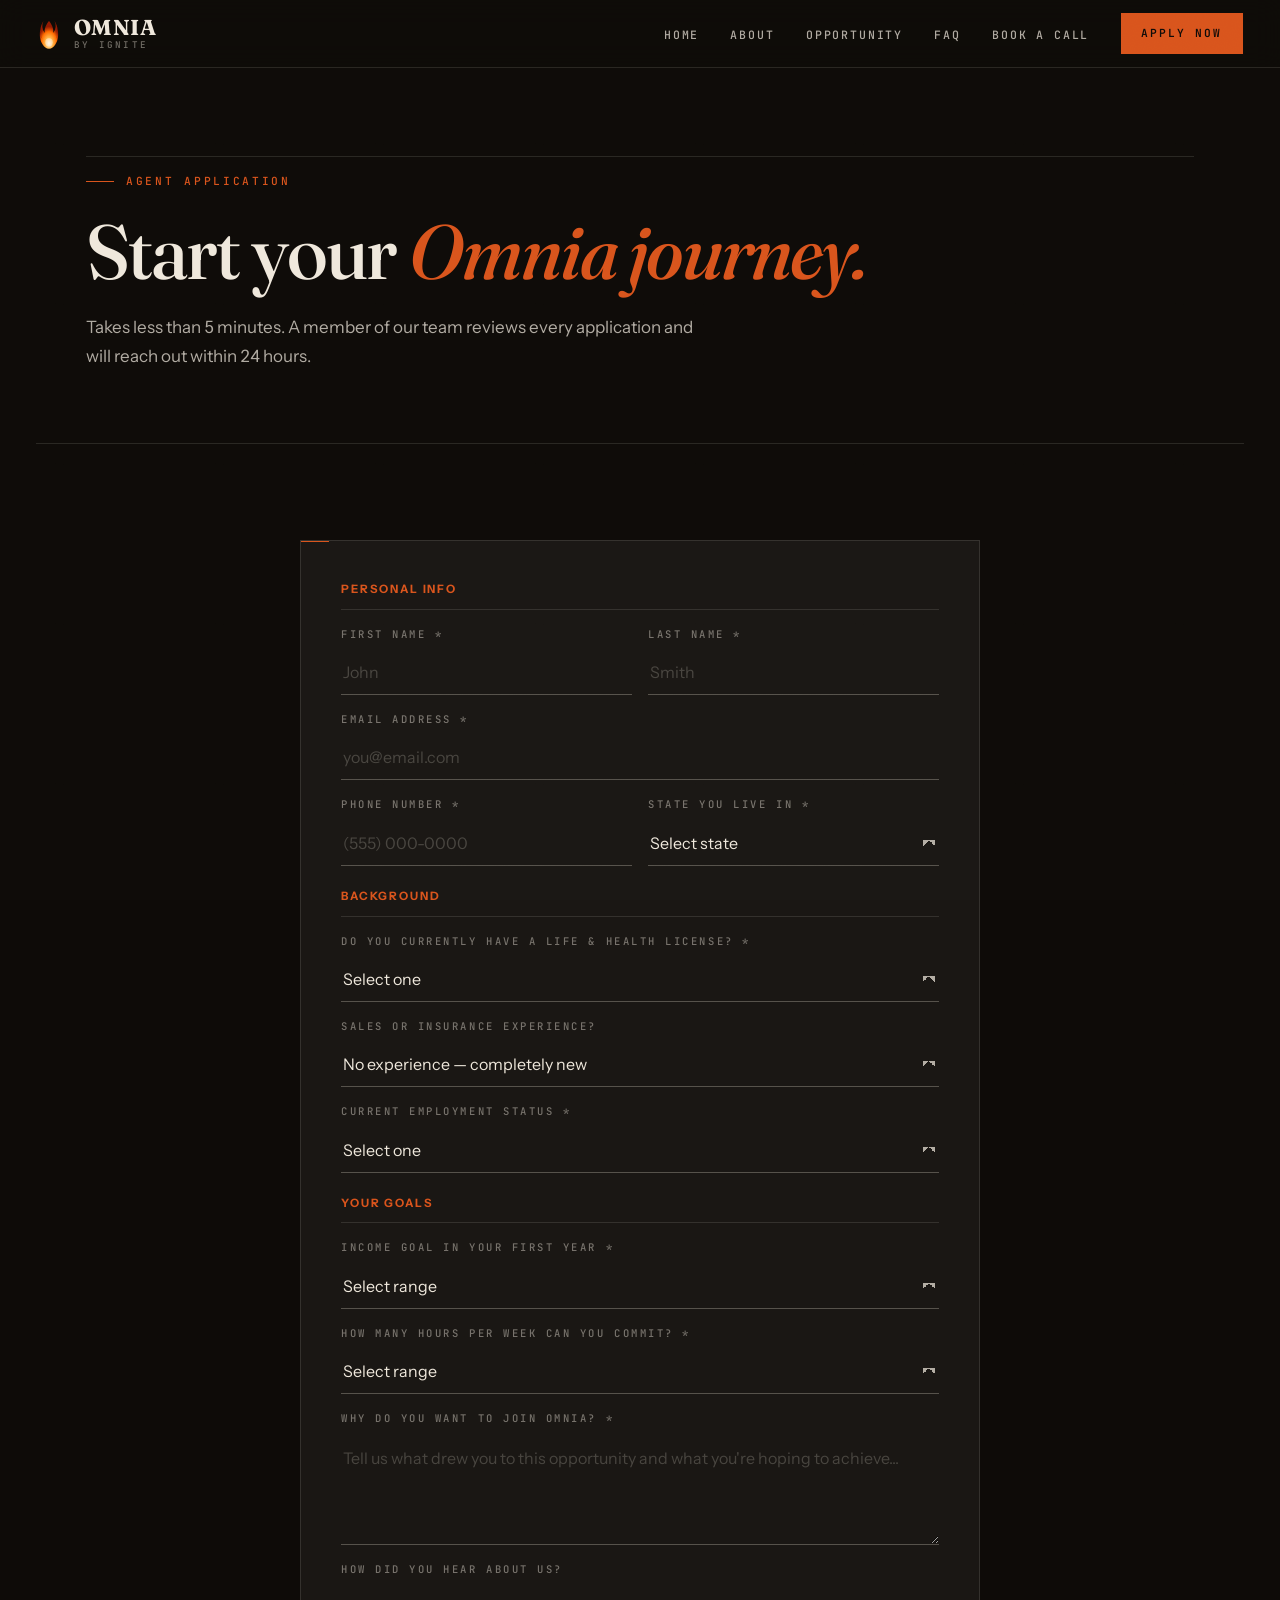
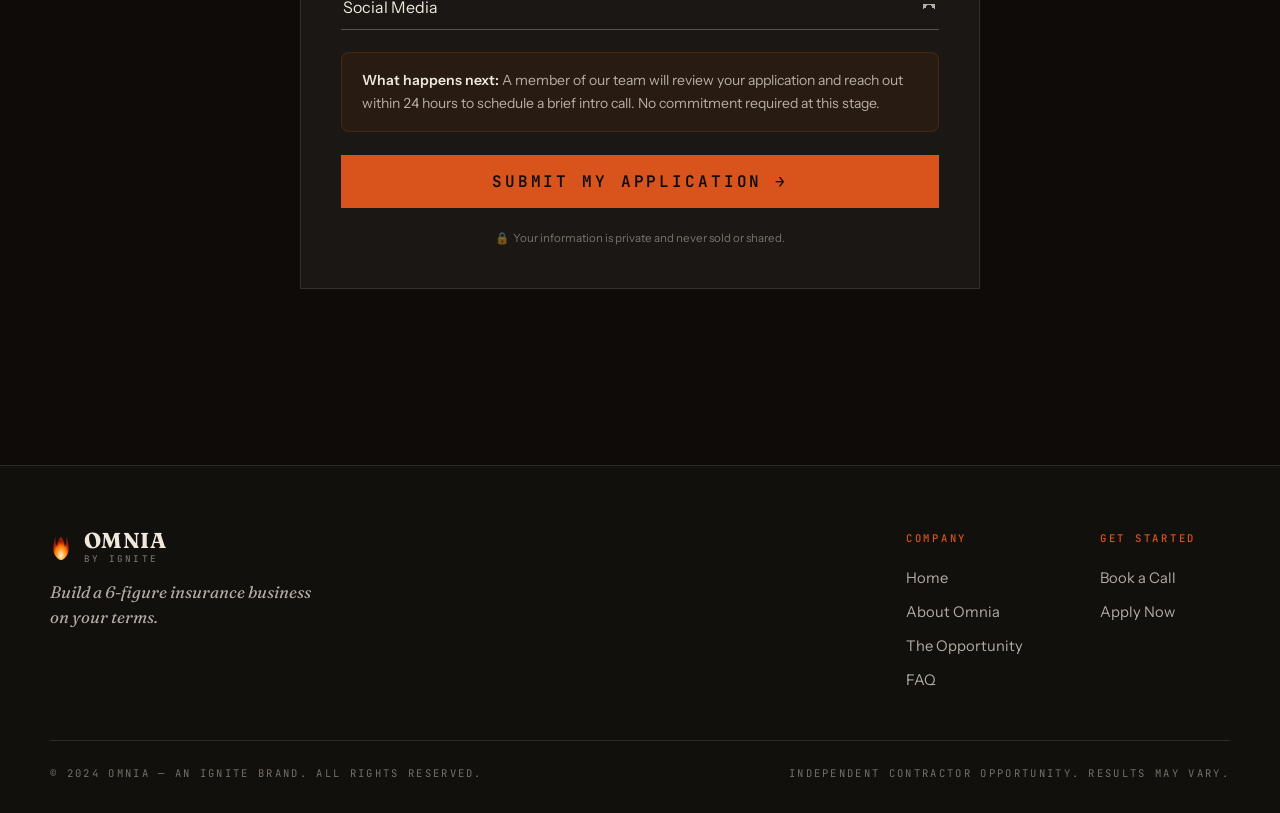
<file: apply.html>
<!DOCTYPE html>
<html lang="en">
<head>
  <meta charset="UTF-8"/>
  <meta name="viewport" content="width=device-width, initial-scale=1.0"/>
  <title>Apply · Omnia by Ignite — Agent Application</title>
  <link rel="stylesheet" href="shared.css"/>
</head>
<body>
<div class="page-content">

  <div class="page-hero">
    <div class="page-hero-eyebrow">Agent Application</div>
    <h1>Start your <span class="ember-grad">Omnia journey.</span></h1>
    <p>Takes less than 5 minutes. A member of our team reviews every application and will reach out within 24 hours.</p>
  </div>

  <div class="divider"></div>

  <section class="section">
    <div class="section-inner" style="max-width:680px;">
      <div class="card fade-up" style="padding:2.5rem;">

        <form id="apply-form" style="display:flex;flex-direction:column;gap:1.4rem;">

          <!-- Personal -->
          <div>
            <div style="font-size:0.72rem;font-weight:700;letter-spacing:0.16em;text-transform:uppercase;color:var(--ember);margin-bottom:1rem;padding-bottom:0.6rem;border-bottom:1px solid var(--border);">
              Personal Info
            </div>
            <div style="display:flex;flex-direction:column;gap:1rem;">
              <div class="grid-2" style="gap:1rem;">
                <div class="form-group">
                  <label class="form-label">First Name *</label>
                  <input type="text" class="form-input" name="firstName" placeholder="John" required/>
                </div>
                <div class="form-group">
                  <label class="form-label">Last Name *</label>
                  <input type="text" class="form-input" name="lastName" placeholder="Smith" required/>
                </div>
              </div>
              <div class="form-group">
                <label class="form-label">Email Address *</label>
                <input type="email" class="form-input" name="email" placeholder="you@email.com" required/>
              </div>
              <div class="grid-2" style="gap:1rem;">
                <div class="form-group">
                  <label class="form-label">Phone Number *</label>
                  <input type="tel" class="form-input" name="phone" placeholder="(555) 000-0000" required/>
                </div>
                <div class="form-group">
                  <label class="form-label">State You Live In *</label>
                  <select class="form-select form-input" name="state" required>
                    <option value="">Select state</option>
                    <option>Alabama</option><option>Alaska</option><option>Arizona</option>
                    <option>Arkansas</option><option>California</option><option>Colorado</option>
                    <option>Connecticut</option><option>Delaware</option><option>Florida</option>
                    <option>Georgia</option><option>Hawaii</option><option>Idaho</option>
                    <option>Illinois</option><option>Indiana</option><option>Iowa</option>
                    <option>Kansas</option><option>Kentucky</option><option>Louisiana</option>
                    <option>Maine</option><option>Maryland</option><option>Massachusetts</option>
                    <option>Michigan</option><option>Minnesota</option><option>Mississippi</option>
                    <option>Missouri</option><option>Montana</option><option>Nebraska</option>
                    <option>Nevada</option><option>New Hampshire</option><option>New Jersey</option>
                    <option>New Mexico</option><option>New York</option><option>North Carolina</option>
                    <option>North Dakota</option><option>Ohio</option><option>Oklahoma</option>
                    <option>Oregon</option><option>Pennsylvania</option><option>Rhode Island</option>
                    <option>South Carolina</option><option>South Dakota</option><option>Tennessee</option>
                    <option>Texas</option><option>Utah</option><option>Vermont</option>
                    <option>Virginia</option><option>Washington</option><option>West Virginia</option>
                    <option>Wisconsin</option><option>Wyoming</option>
                  </select>
                </div>
              </div>
            </div>
          </div>

          <!-- Background -->
          <div>
            <div style="font-size:0.72rem;font-weight:700;letter-spacing:0.16em;text-transform:uppercase;color:var(--ember);margin-bottom:1rem;padding-bottom:0.6rem;border-bottom:1px solid var(--border);">
              Background
            </div>
            <div style="display:flex;flex-direction:column;gap:1rem;">
              <div class="form-group">
                <label class="form-label">Do you currently have a Life & Health License? *</label>
                <select class="form-select form-input" name="licenseStatus" required>
                  <option value="">Select one</option>
                  <option>Yes — fully licensed</option>
                  <option>In progress — taking the exam soon</option>
                  <option>No — would need to get licensed</option>
                </select>
              </div>
              <div class="form-group">
                <label class="form-label">Sales or Insurance Experience?</label>
                <select class="form-select form-input" name="experienceLevel">
                  <option>No experience — completely new</option>
                  <option>Some sales experience (non-insurance)</option>
                  <option>Insurance experience at another agency</option>
                  <option>Extensive sales background</option>
                </select>
              </div>
              <div class="form-group">
                <label class="form-label">Current Employment Status *</label>
                <select class="form-select form-input" name="employmentStatus" required>
                  <option value="">Select one</option>
                  <option>Employed full-time — looking to transition</option>
                  <option>Employed part-time — looking to add income</option>
                  <option>Self-employed / entrepreneur</option>
                  <option>Unemployed — ready to start immediately</option>
                </select>
              </div>
            </div>
          </div>

          <!-- Goals -->
          <div>
            <div style="font-size:0.72rem;font-weight:700;letter-spacing:0.16em;text-transform:uppercase;color:var(--ember);margin-bottom:1rem;padding-bottom:0.6rem;border-bottom:1px solid var(--border);">
              Your Goals
            </div>
            <div style="display:flex;flex-direction:column;gap:1rem;">
              <div class="form-group">
                <label class="form-label">Income Goal in Your First Year *</label>
                <select class="form-select form-input" name="incomeGoal" required>
                  <option value="">Select range</option>
                  <option>$20,000 – $40,000 (part-time supplement)</option>
                  <option>$40,000 – $80,000 (replace my income)</option>
                  <option>$80,000 – $150,000 (serious full-time)</option>
                  <option>$150,000+ (agency builder mindset)</option>
                </select>
              </div>
              <div class="form-group">
                <label class="form-label">How Many Hours Per Week Can You Commit? *</label>
                <select class="form-select form-input" name="hoursPerWeek" required>
                  <option value="">Select range</option>
                  <option>5–10 hrs/week (part-time)</option>
                  <option>15–25 hrs/week (serious part-time)</option>
                  <option>30–40 hrs/week (full-time)</option>
                  <option>40+ hrs/week (all-in)</option>
                </select>
              </div>
              <div class="form-group">
                <label class="form-label">Why do you want to join Omnia? *</label>
                <textarea class="form-textarea form-input" name="joinReason" placeholder="Tell us what drew you to this opportunity and what you're hoping to achieve..." required></textarea>
              </div>
              <div class="form-group">
                <label class="form-label">How did you hear about us?</label>
                <select class="form-select form-input" name="leadSource">
                  <option>Social Media</option>
                  <option>Referred by an Omnia Agent</option>
                  <option>Google Search</option>
                  <option>YouTube</option>
                  <option>Friend or Family</option>
                  <option>Other</option>
                </select>
              </div>
            </div>
          </div>

          <div style="background:rgba(255,106,0,0.06);border:1px solid rgba(255,106,0,0.15);border-radius:8px;padding:1rem 1.25rem;font-size:0.875rem;color:var(--text-2);line-height:1.65;">
            <strong style="color:var(--text-1);">What happens next:</strong> A member of our team will review your application and reach out within 24 hours to schedule a brief intro call. No commitment required at this stage.
          </div>

          <button id="apply-submit" type="submit" class="btn-primary" style="width:100%;justify-content:center;font-size:1rem;padding:1rem;">
            Submit My Application →
          </button>
          <p id="apply-status" style="display:none;font-size:0.82rem;text-align:center;color:var(--text-2);"></p>
          <p style="font-size:0.72rem;color:var(--text-3);text-align:center;">
            🔒 &nbsp;Your information is private and never sold or shared.
          </p>
        </form>

        <!-- Success -->
        <div id="apply-success" style="display:none;text-align:center;padding:3rem 1rem;">
          <div style="font-size:3.5rem;margin-bottom:1.2rem;">🔥</div>
          <h3 style="font-size:1.6rem;font-weight:900;margin-bottom:0.75rem;">Application Received!</h3>
          <p style="font-size:1rem;color:var(--text-2);line-height:1.8;max-width:36ch;margin:0 auto 2rem;">
            We'll review your application and reach out within 24 hours. Get ready — your next chapter starts here.
          </p>
          <div id="apply-calendar-embed-wrap" style="display:none;margin:0 auto 1.25rem;max-width:760px;text-align:left;background:rgba(255,255,255,0.02);border:1px solid var(--border);border-radius:12px;padding:1rem;">
            <div style="font-size:0.78rem;font-weight:700;letter-spacing:0.12em;text-transform:uppercase;color:var(--ember);margin-bottom:0.6rem;">Book instantly</div>
            <iframe id="apply-calendar-embed" title="Book your Omnia discovery call" src="" style="width:100%;height:720px;border:0;border-radius:10px;background:#fff;"></iframe>
            <p style="font-size:0.78rem;color:var(--text-3);margin-top:0.65rem;">If the calendar doesn't load in this frame, use the button below to open it directly.</p>
          </div>
          <a href="book.html" class="btn-outline">Book a call while you wait →</a>
          <a id="apply-calendar-link" href="#" target="_blank" rel="noopener noreferrer" class="btn-primary" style="margin-top:1rem;display:none;">
            Book instantly on calendar ↗
          </a>
        </div>

      </div>
    </div>
  </section>

</div>
<script src="shared.js"></script>
<script>
  const GOOGLE_SHEETS_WEB_APP_URL = 'https://script.google.com/macros/s/AKfycbyBduyTD6RcIz84OjElzqqexnClYElOzxCOhQhaq6ouBtKQ1vlQg5GcPdlmWhUImMz1/exec';
  const CALENDAR_BOOKING_URL = 'https://calendar.app.google/4WiJjhkt65tLAVLs5';

  const applyForm = document.getElementById('apply-form');
  const applySuccess = document.getElementById('apply-success');
  const applyStatus = document.getElementById('apply-status');
  const applySubmit = document.getElementById('apply-submit');
  const applyCalendarLink = document.getElementById('apply-calendar-link');
  const applyCalendarEmbedWrap = document.getElementById('apply-calendar-embed-wrap');
  const applyCalendarEmbed = document.getElementById('apply-calendar-embed');

  if (CALENDAR_BOOKING_URL && !CALENDAR_BOOKING_URL.includes('REPLACE_WITH')) {
    applyCalendarLink.href = CALENDAR_BOOKING_URL;
    applyCalendarLink.style.display = 'inline-flex';
    applyCalendarEmbed.src = CALENDAR_BOOKING_URL;
    applyCalendarEmbedWrap.style.display = 'block';
  }

  applyForm.addEventListener('submit', async function (e) {
    e.preventDefault();

    if (!GOOGLE_SHEETS_WEB_APP_URL || GOOGLE_SHEETS_WEB_APP_URL.includes('REPLACE_WITH')) {
      applyStatus.textContent = 'Add your Google Apps Script Web App URL before submitting leads.';
      applyStatus.style.display = 'block';
      applyStatus.style.color = '#ff8a80';
      return;
    }

    applySubmit.disabled = true;
    applySubmit.textContent = 'Submitting...';
    applyStatus.textContent = 'Sending your application...';
    applyStatus.style.display = 'block';
    applyStatus.style.color = 'var(--text-2)';

    try {
      const formData = new FormData(applyForm);
      formData.append('submittedAt', new Date().toISOString());
      formData.append('page', location.href);

      await fetch(GOOGLE_SHEETS_WEB_APP_URL, {
        method: 'POST',
        mode: 'no-cors',
        headers: {
          'Content-Type': 'application/x-www-form-urlencoded;charset=UTF-8'
        },
        body: new URLSearchParams(formData)
      });

      applyForm.style.display = 'none';
      applySuccess.style.display = 'block';
    } catch (error) {
      applyStatus.textContent = 'Something went wrong. Please try again or contact support.';
      applyStatus.style.color = '#ff8a80';
      applySubmit.disabled = false;
      applySubmit.textContent = 'Submit My Application →';
    }
  });

  const observer = new IntersectionObserver((entries) => {
    entries.forEach(e => {
      if (e.isIntersecting) {
        e.target.classList.add('visible');
        observer.unobserve(e.target);
      }
    });
  }, { threshold: 0.1 });
  document.querySelectorAll('.fade-up').forEach(el => observer.observe(el));
</script>
</body>
</html>
</file>
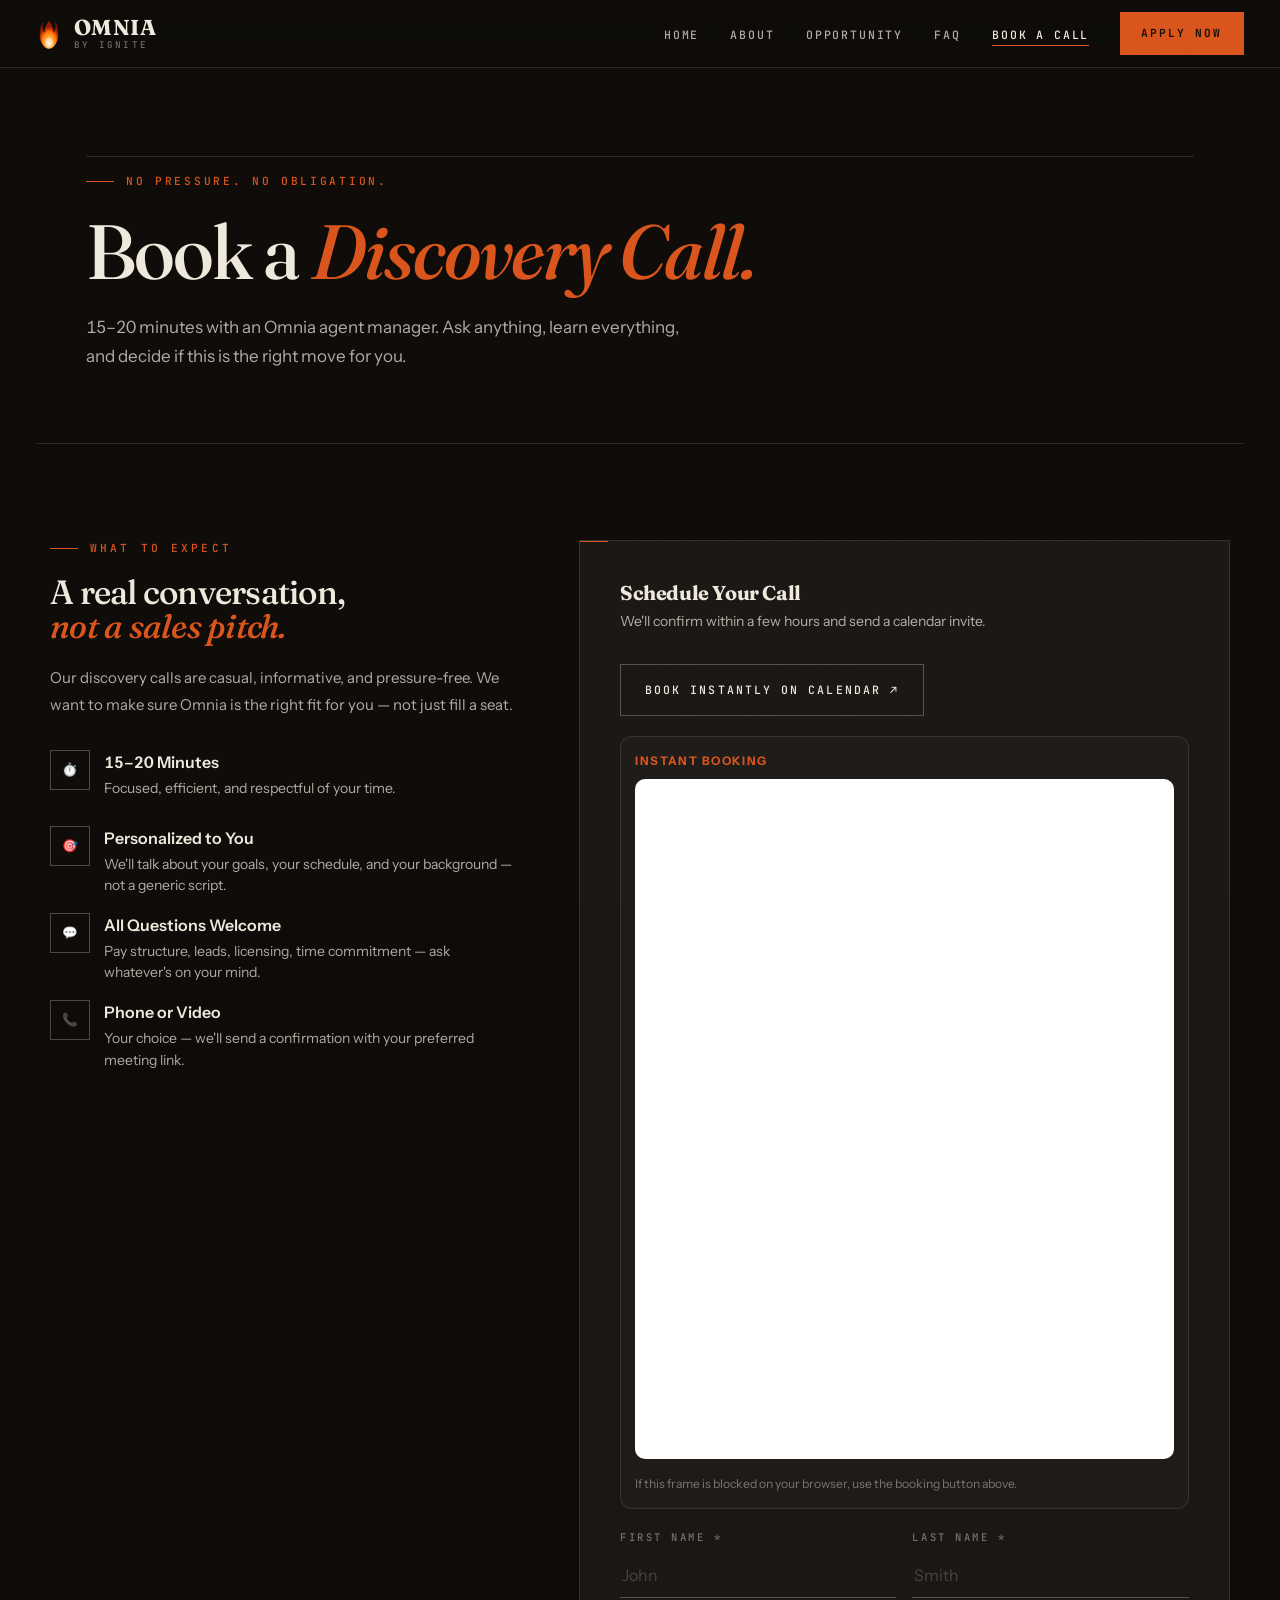
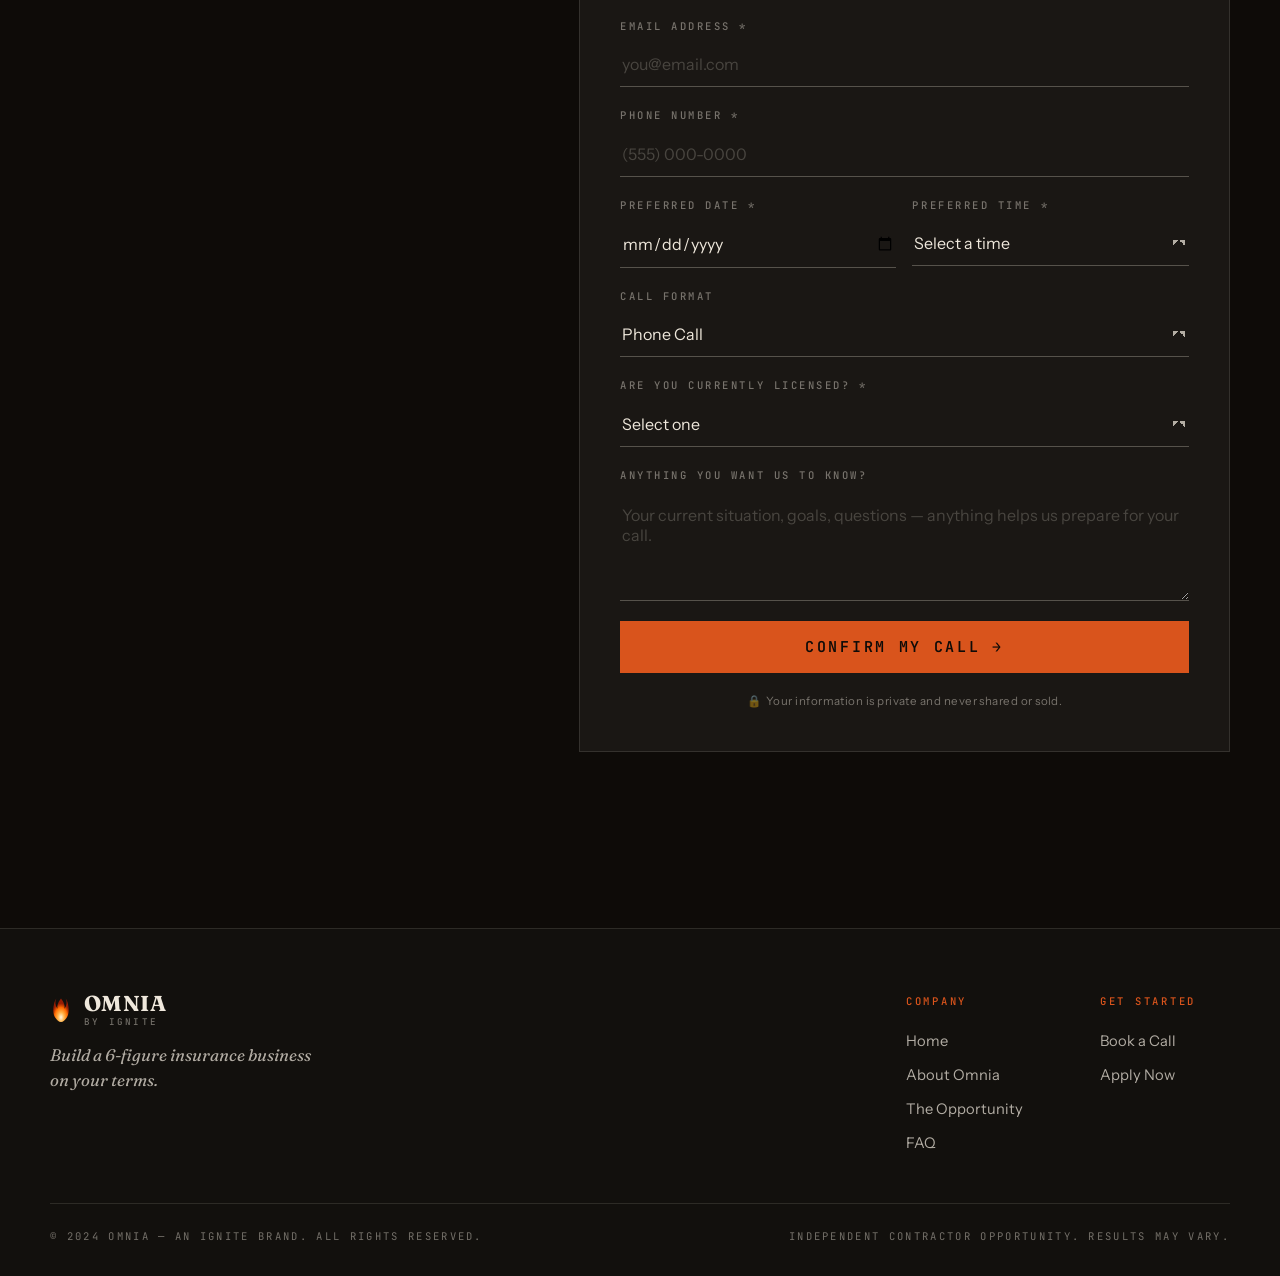
<file: book.html>
<!DOCTYPE html>
<html lang="en">
<head>
  <meta charset="UTF-8"/>
  <meta name="viewport" content="width=device-width, initial-scale=1.0"/>
  <title>Book a Call · Omnia by Ignite</title>
  <link rel="stylesheet" href="shared.css"/>
</head>
<body>
<div class="page-content">

  <div class="page-hero">
    <div class="page-hero-eyebrow">No Pressure. No Obligation.</div>
    <h1>Book a <span class="ember-grad">Discovery Call.</span></h1>
    <p>15–20 minutes with an Omnia agent manager. Ask anything, learn everything, and decide if this is the right move for you.</p>
  </div>

  <div class="divider"></div>

  <section class="section">
    <div class="section-inner" style="display:grid;grid-template-columns:1fr 1.4fr;gap:4rem;align-items:start;">

      <!-- LEFT — what to expect -->
      <div class="fade-up">
        <div class="section-label">What to Expect</div>
        <h2 class="section-title" style="font-size:clamp(1.5rem,2.8vw,2.1rem);">A real conversation,<br/><span class="ember-grad">not a sales pitch.</span></h2>
        <p style="font-size:0.9375rem;color:var(--text-2);line-height:1.8;margin:1.2rem 0 2rem;">
          Our discovery calls are casual, informative, and pressure-free. We want to make sure Omnia is the right fit for you — not just fill a seat.
        </p>
        <div style="display:flex;flex-direction:column;gap:1rem;">
          <div style="display:flex;gap:14px;align-items:flex-start;">
            <div class="card-icon" style="flex-shrink:0;">⏱️</div>
            <div>
              <div style="font-weight:600;margin-bottom:3px;">15–20 Minutes</div>
              <div style="font-size:0.875rem;color:var(--text-2);">Focused, efficient, and respectful of your time.</div>
            </div>
          </div>
          <div style="display:flex;gap:14px;align-items:flex-start;">
            <div class="card-icon" style="flex-shrink:0;">🎯</div>
            <div>
              <div style="font-weight:600;margin-bottom:3px;">Personalized to You</div>
              <div style="font-size:0.875rem;color:var(--text-2);">We'll talk about your goals, your schedule, and your background — not a generic script.</div>
            </div>
          </div>
          <div style="display:flex;gap:14px;align-items:flex-start;">
            <div class="card-icon" style="flex-shrink:0;">💬</div>
            <div>
              <div style="font-weight:600;margin-bottom:3px;">All Questions Welcome</div>
              <div style="font-size:0.875rem;color:var(--text-2);">Pay structure, leads, licensing, time commitment — ask whatever's on your mind.</div>
            </div>
          </div>
          <div style="display:flex;gap:14px;align-items:flex-start;">
            <div class="card-icon" style="flex-shrink:0;">📞</div>
            <div>
              <div style="font-weight:600;margin-bottom:3px;">Phone or Video</div>
              <div style="font-size:0.875rem;color:var(--text-2);">Your choice — we'll send a confirmation with your preferred meeting link.</div>
            </div>
          </div>
        </div>
      </div>

      <!-- RIGHT — booking form -->
      <div class="fade-up" data-delay="0.15">
        <div class="card" style="padding:2.5rem;">
          <h3 style="font-size:1.25rem;font-weight:700;margin-bottom:0.4rem;">Schedule Your Call</h3>
          <p style="font-size:0.875rem;color:var(--text-2);margin-bottom:2rem;">We'll confirm within a few hours and send a calendar invite.</p>
          <a id="book-calendar-link-top" href="#" target="_blank" rel="noopener noreferrer" class="btn-outline" style="margin-bottom:1.25rem;display:none;justify-content:center;">
            Book instantly on calendar ↗
          </a>
          <div id="book-calendar-embed-wrap" style="display:none;margin-bottom:1.25rem;background:rgba(255,255,255,0.02);border:1px solid var(--border);border-radius:12px;padding:0.9rem;">
            <div style="font-size:0.74rem;font-weight:700;letter-spacing:0.12em;text-transform:uppercase;color:var(--ember);margin-bottom:0.6rem;">Instant booking</div>
            <iframe id="book-calendar-embed" title="Omnia discovery call calendar" src="" style="width:100%;height:680px;border:0;border-radius:10px;background:#fff;"></iframe>
            <p style="font-size:0.76rem;color:var(--text-3);line-height:1.5;margin:0.55rem 0 0;">If this frame is blocked on your browser, use the booking button above.</p>
          </div>

          <form id="book-form" style="display:flex;flex-direction:column;gap:1.25rem;">
            <div class="grid-2" style="gap:1rem;">
              <div class="form-group">
                <label class="form-label">First Name *</label>
                <input type="text" class="form-input" placeholder="John" required/>
              </div>
              <div class="form-group">
                <label class="form-label">Last Name *</label>
                <input type="text" class="form-input" placeholder="Smith" required/>
              </div>
            </div>
            <div class="form-group">
              <label class="form-label">Email Address *</label>
              <input type="email" class="form-input" placeholder="you@email.com" required/>
            </div>
            <div class="form-group">
              <label class="form-label">Phone Number *</label>
              <input type="tel" class="form-input" placeholder="(555) 000-0000" required/>
            </div>
            <div class="grid-2" style="gap:1rem;">
              <div class="form-group">
                <label class="form-label">Preferred Date *</label>
                <input type="date" class="form-input" required id="pref-date"/>
              </div>
              <div class="form-group">
                <label class="form-label">Preferred Time *</label>
                <select class="form-select form-input" required>
                  <option value="">Select a time</option>
                  <option>9:00 AM</option>
                  <option>10:00 AM</option>
                  <option>11:00 AM</option>
                  <option>12:00 PM</option>
                  <option>1:00 PM</option>
                  <option>2:00 PM</option>
                  <option>3:00 PM</option>
                  <option>4:00 PM</option>
                  <option>5:00 PM</option>
                  <option>6:00 PM</option>
                  <option>7:00 PM</option>
                </select>
              </div>
            </div>
            <div class="form-group">
              <label class="form-label">Call Format</label>
              <select class="form-select form-input">
                <option>Phone Call</option>
                <option>Video Call (Zoom)</option>
                <option>No preference</option>
              </select>
            </div>
            <div class="form-group">
              <label class="form-label">Are you currently licensed? *</label>
              <select class="form-select form-input" required>
                <option value="">Select one</option>
                <option>Yes — Life & Health licensed</option>
                <option>No — but I'm working on it</option>
                <option>No — I'd need to get licensed</option>
              </select>
            </div>
            <div class="form-group">
              <label class="form-label">Anything you want us to know?</label>
              <textarea class="form-textarea form-input" placeholder="Your current situation, goals, questions — anything helps us prepare for your call."></textarea>
            </div>
            <button type="submit" class="btn-primary" style="width:100%;justify-content:center;font-size:0.9375rem;">
              Confirm My Call →
            </button>
            <p style="font-size:0.72rem;color:var(--text-3);text-align:center;letter-spacing:0.04em;">
              🔒 &nbsp;Your information is private and never shared or sold.
            </p>
          </form>

          <!-- Success state -->
          <div id="book-success" style="display:none;text-align:center;padding:2rem 0;">
            <div style="font-size:3rem;margin-bottom:1rem;">🔥</div>
            <h3 style="font-size:1.4rem;font-weight:800;margin-bottom:0.75rem;">You're on the calendar!</h3>
            <p style="font-size:0.9375rem;color:var(--text-2);line-height:1.75;max-width:32ch;margin:0 auto;">
              Check your inbox for a confirmation. We're looking forward to talking with you.
            </p>
            <a id="book-calendar-link-success" href="#" target="_blank" rel="noopener noreferrer" class="btn-outline" style="margin-top:1rem;display:none;">
              Book instantly on calendar ↗
            </a>
            <a href="apply.html" class="btn-primary" style="margin-top:1.75rem;display:inline-flex;">
              Start Your Application Too →
            </a>
          </div>
        </div>
      </div>

    </div>
  </section>

</div>
<script src="shared.js"></script>
<script>
  const CALENDAR_BOOKING_URL = 'https://calendar.app.google/4WiJjhkt65tLAVLs5';

  // Set min date to today
  const today = new Date().toISOString().split('T')[0];
  document.getElementById('pref-date').min = today;

  const bookCalendarLinkTop = document.getElementById('book-calendar-link-top');
  const bookCalendarLinkSuccess = document.getElementById('book-calendar-link-success');
  const bookCalendarEmbedWrap = document.getElementById('book-calendar-embed-wrap');
  const bookCalendarEmbed = document.getElementById('book-calendar-embed');

  if (CALENDAR_BOOKING_URL && !CALENDAR_BOOKING_URL.includes('REPLACE_WITH')) {
    bookCalendarLinkTop.href = CALENDAR_BOOKING_URL;
    bookCalendarLinkTop.style.display = 'inline-flex';
    bookCalendarLinkSuccess.href = CALENDAR_BOOKING_URL;
    bookCalendarLinkSuccess.style.display = 'inline-flex';
    bookCalendarEmbed.src = CALENDAR_BOOKING_URL;
    bookCalendarEmbedWrap.style.display = 'block';
  }

  document.getElementById('book-form').addEventListener('submit', function(e) {
    e.preventDefault();
    this.style.display = 'none';
    document.getElementById('book-success').style.display = 'block';
  });

  const observer = new IntersectionObserver((entries) => {
    entries.forEach(e => {
      if (e.isIntersecting) {
        const d = e.target.dataset.delay || 0;
        setTimeout(() => e.target.classList.add('visible'), d * 1000);
        observer.unobserve(e.target);
      }
    });
  }, { threshold: 0.1 });
  document.querySelectorAll('.fade-up').forEach(el => observer.observe(el));
</script>
<style>
  @media(max-width:820px){
    .section-inner[style*="grid-template-columns:1fr 1.4fr"]{display:block!important;}
    .section-inner[style*="grid-template-columns:1fr 1.4fr"] > *:first-child{margin-bottom:2.5rem;}
  }
</style>
</body>
</html>
</file>
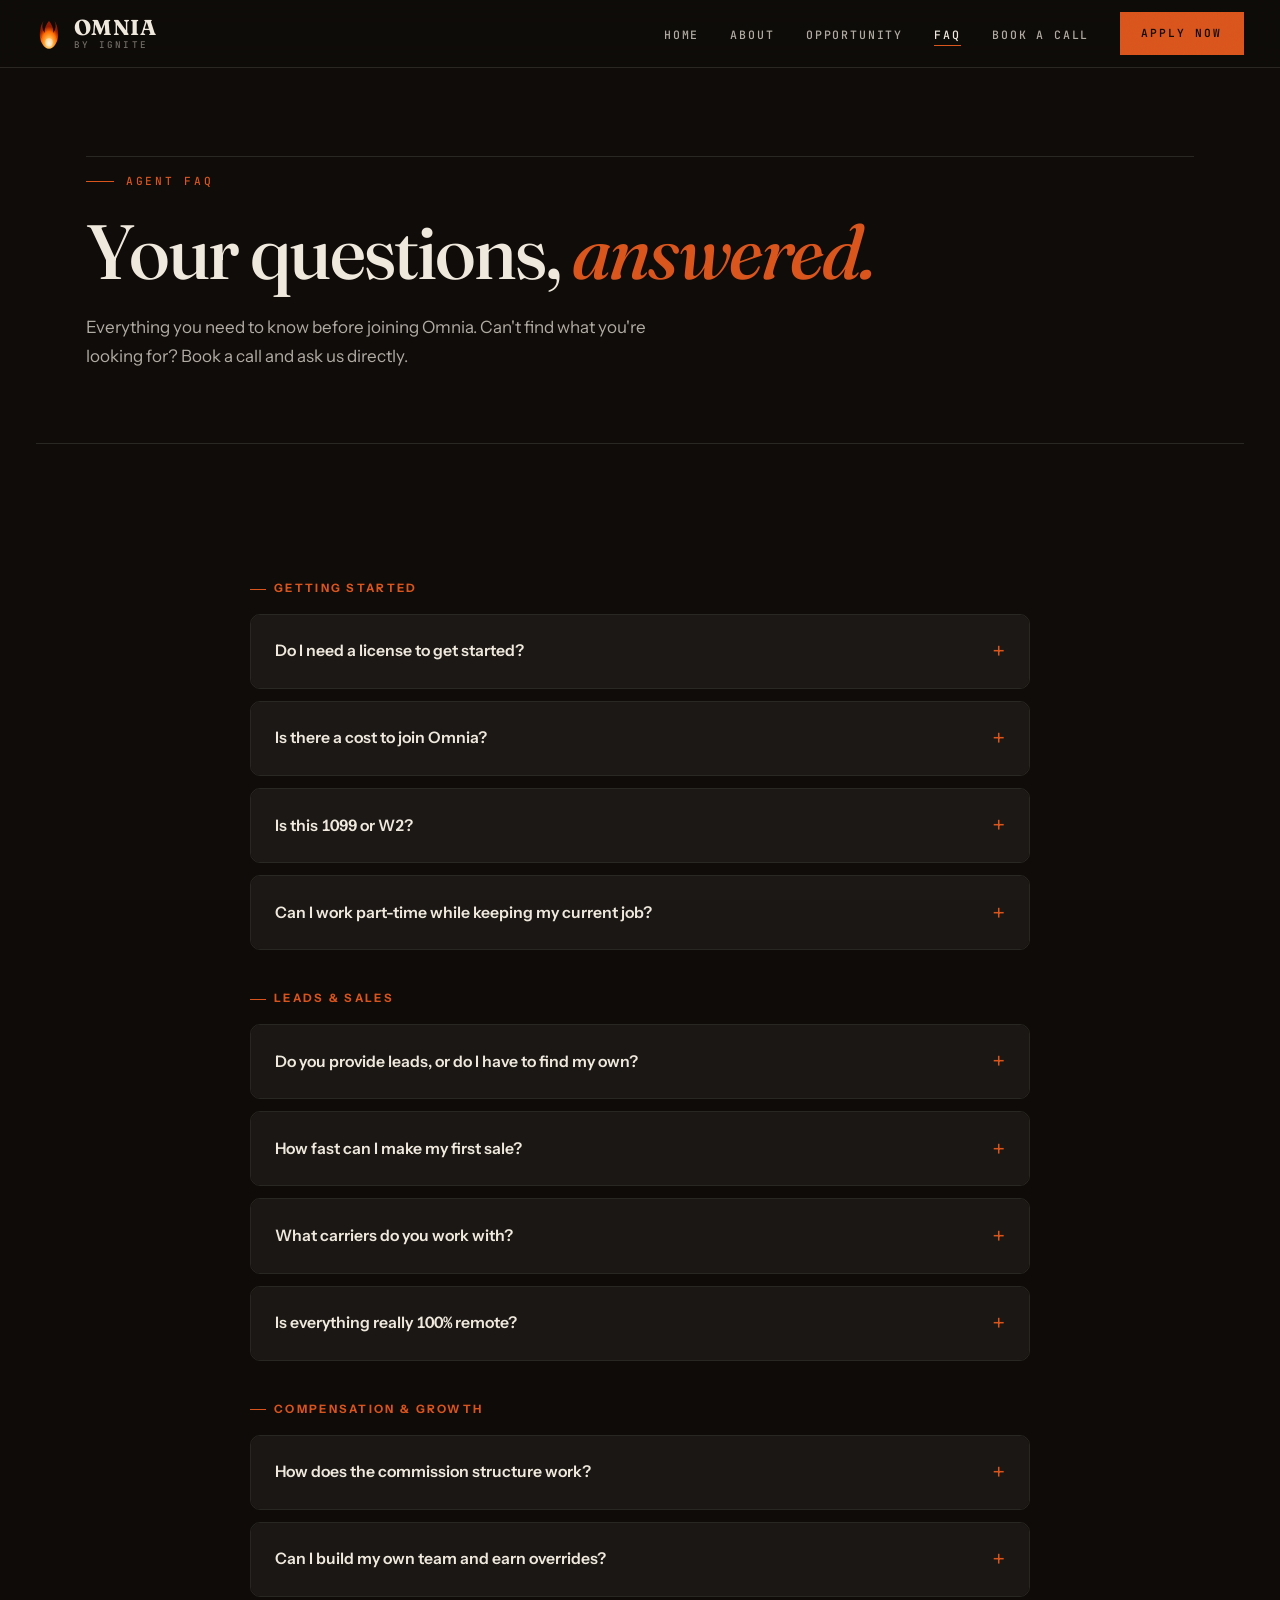
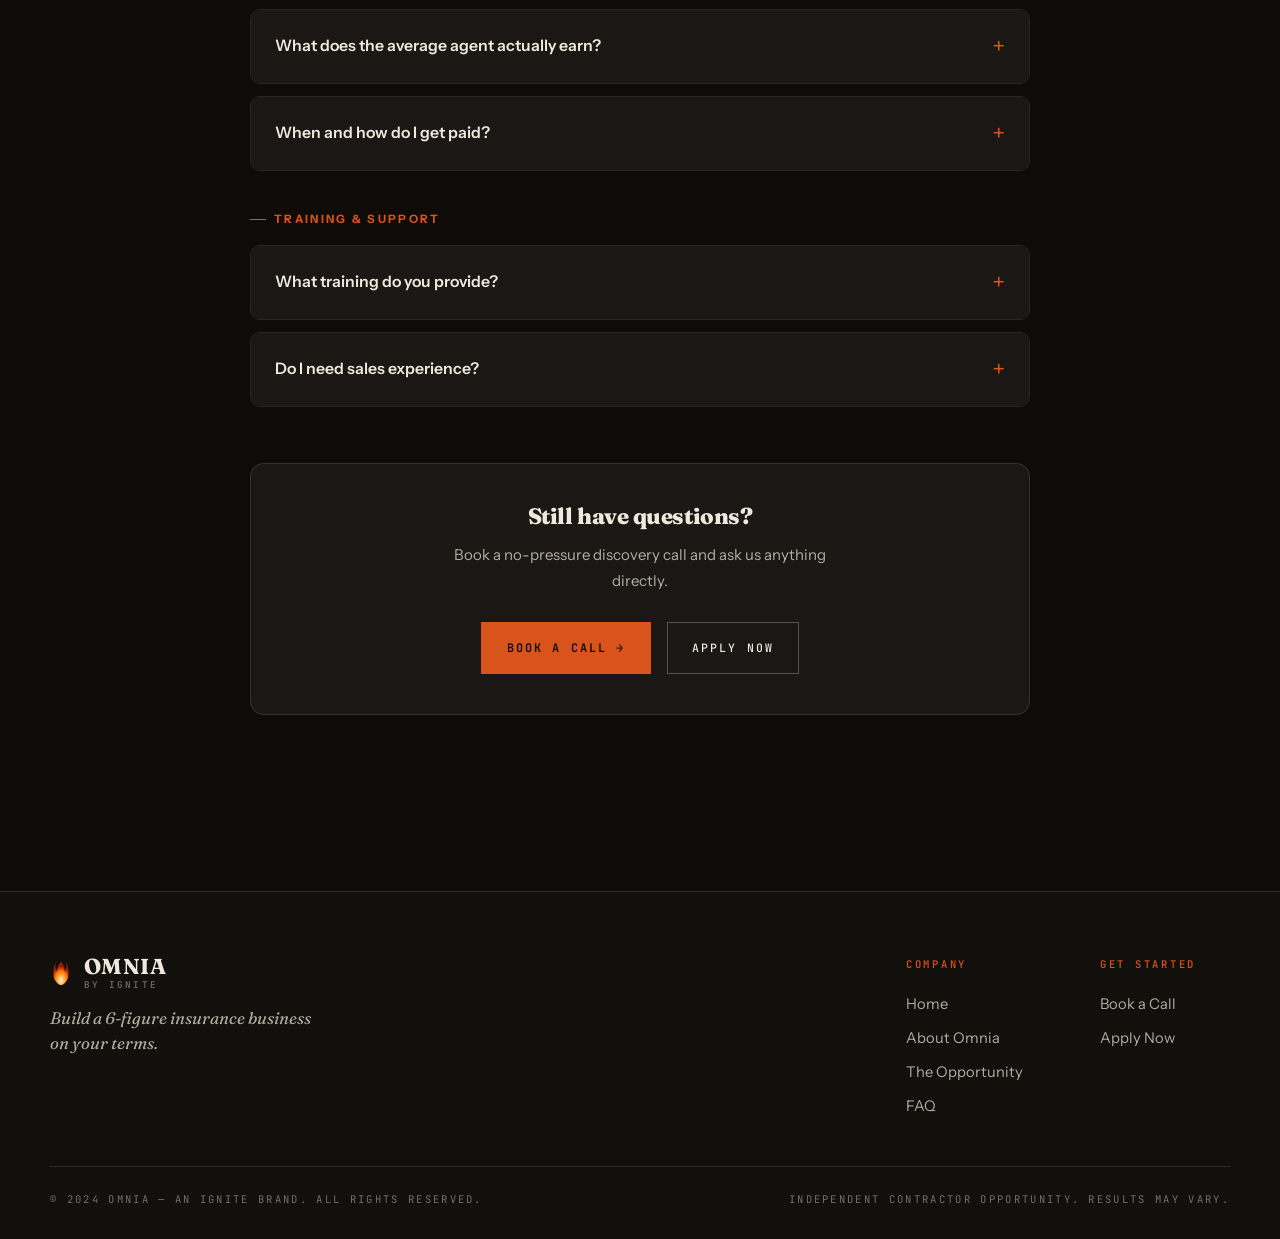
<file: faq.html>
<!DOCTYPE html>
<html lang="en">
<head>
  <meta charset="UTF-8"/>
  <meta name="viewport" content="width=device-width, initial-scale=1.0"/>
  <title>FAQ · Omnia by Ignite</title>
  <link rel="stylesheet" href="shared.css"/>
  <style>
    .faq-item {
      border: 1px solid var(--border);
      border-radius: 10px;
      overflow: hidden;
      transition: border-color 0.3s ease;
    }
    .faq-item[open] { border-color: var(--border-hover); }
    .faq-item summary {
      list-style: none;
      padding: 1.2rem 1.5rem;
      font-weight: 600;
      font-size: 0.9875rem;
      cursor: pointer;
      display: flex;
      justify-content: space-between;
      align-items: center;
      gap: 1rem;
      background: var(--bg-card);
      transition: background 0.2s ease;
    }
    .faq-item summary::-webkit-details-marker { display: none; }
    .faq-item summary:hover { background: rgba(255,106,0,0.05); }
    .faq-plus {
      font-size: 1.4rem;
      font-weight: 300;
      color: var(--ember);
      flex-shrink: 0;
      transition: transform 0.3s ease;
    }
    .faq-item[open] .faq-plus { transform: rotate(45deg); }
    .faq-body {
      padding: 0 1.5rem 1.4rem;
      font-size: 0.9375rem;
      color: var(--text-2);
      line-height: 1.75;
      background: var(--bg-card);
    }
    .faq-category {
      font-size: 0.72rem;
      font-weight: 700;
      letter-spacing: 0.2em;
      text-transform: uppercase;
      color: var(--ember);
      margin: 2.5rem 0 1rem;
      display: flex;
      align-items: center;
      gap: 8px;
    }
    .faq-category::before {
      content: '';
      display: block;
      width: 16px; height: 1px;
      background: var(--ember);
    }
  </style>
</head>
<body>
<div class="page-content">

  <div class="page-hero">
    <div class="page-hero-eyebrow">Agent FAQ</div>
    <h1>Your questions, <span class="ember-grad">answered.</span></h1>
    <p>Everything you need to know before joining Omnia. Can't find what you're looking for? Book a call and ask us directly.</p>
  </div>

  <div class="divider"></div>

  <section class="section">
    <div class="section-inner" style="max-width:780px;">

      <!-- Getting Started -->
      <div class="faq-category">Getting Started</div>
      <div style="display:flex;flex-direction:column;gap:0.75rem;">
        <details class="faq-item fade-up">
          <summary>Do I need a license to get started?<span class="faq-plus">+</span></summary>
          <div class="faq-body">You must be licensed to sell, but you can start the interview process, onboarding, and training before you pass your exam. Most states allow you to get licensed in 1–3 weeks. We'll guide you through every step.</div>
        </details>
        <details class="faq-item fade-up" data-delay="0.05">
          <summary>Is there a cost to join Omnia?<span class="faq-plus">+</span></summary>
          <div class="faq-body">There is no buy-in, no franchise fee, and no charge to join our organization. Standard costs include your state licensing exam fee (~$40–$100) and E&O insurance (~$200–$400/year). That's it — and those are standard industry costs for any independent agent.</div>
        </details>
        <details class="faq-item fade-up" data-delay="0.1">
          <summary>Is this 1099 or W2?<span class="faq-plus">+</span></summary>
          <div class="faq-body">This is a 1099 independent contractor position. You are your own business. That means full scheduling flexibility, the ability to build your own team, and access to significant tax advantages that W2 employees don't get.</div>
        </details>
        <details class="faq-item fade-up" data-delay="0.15">
          <summary>Can I work part-time while keeping my current job?<span class="faq-plus">+</span></summary>
          <div class="faq-body">Absolutely. Many of our top agents started part-time — 10–15 hours a week — while keeping their day job. Once your insurance income exceeds your current salary, most choose to transition full-time. We support you at every stage.</div>
        </details>
      </div>

      <!-- Leads & Sales -->
      <div class="faq-category">Leads & Sales</div>
      <div style="display:flex;flex-direction:column;gap:0.75rem;">
        <details class="faq-item fade-up">
          <summary>Do you provide leads, or do I have to find my own?<span class="faq-plus">+</span></summary>
          <div class="faq-body">We have a robust warm lead program. Leads are available for purchase at cost — these are pre-qualified, exclusive leads from people who have recently requested information about life insurance. You are not cold calling strangers. Ever.</div>
        </details>
        <details class="faq-item fade-up" data-delay="0.05">
          <summary>How fast can I make my first sale?<span class="faq-plus">+</span></summary>
          <div class="faq-body">Most agents who follow the system make their first sale within 7–14 days of becoming active. Some do it on day one. Results depend on effort, consistency, and following the proven process your mentor will teach you.</div>
        </details>
        <details class="faq-item fade-up" data-delay="0.1">
          <summary>What carriers do you work with?<span class="faq-plus">+</span></summary>
          <div class="faq-body">We are contracted with 20+ top-rated A+ carriers including some of the most recognized names in the life insurance industry. Having multiple carrier options means you can always find the right product for each client's situation — which translates directly to more sales.</div>
        </details>
        <details class="faq-item fade-up" data-delay="0.15">
          <summary>Is everything really 100% remote?<span class="faq-plus">+</span></summary>
          <div class="faq-body">Yes. Every aspect of the job — presentations, applications, training, team meetings — is done virtually. You work from your home, a coffee shop, or wherever you have a laptop and internet connection. We operate in all 50 states.</div>
        </details>
      </div>

      <!-- Compensation -->
      <div class="faq-category">Compensation & Growth</div>
      <div style="display:flex;flex-direction:column;gap:0.75rem;">
        <details class="faq-item fade-up">
          <summary>How does the commission structure work?<span class="faq-plus">+</span></summary>
          <div class="faq-body">Commissions are paid as a percentage of the first-year premium for each policy you sell. Omnia offers among the highest commission levels in the industry. Your exact rate depends on your contract level, which scales up as you produce. Full transparency — no hidden deductions.</div>
        </details>
        <details class="faq-item fade-up" data-delay="0.05">
          <summary>Can I build my own team and earn overrides?<span class="faq-plus">+</span></summary>
          <div class="faq-body">Yes. Once you're established as a producing agent, you can recruit and train your own agents and earn override commissions on everything they produce. This is how top earners build income that compounds over time. There is no limit to how large your team can grow.</div>
        </details>
        <details class="faq-item fade-up" data-delay="0.1">
          <summary>What does the average agent actually earn?<span class="faq-plus">+</span></summary>
          <div class="faq-body">Part-time agents (5–15 hrs/week) typically earn $2,000–$5,000/month. Full-time agents earn $6,000–$15,000/month. Senior agents with small teams earn $15,000–$30,000+/month. These are realistic ranges based on active agent data — not cherry-picked outliers.</div>
        </details>
        <details class="faq-item fade-up" data-delay="0.15">
          <summary>When and how do I get paid?<span class="faq-plus">+</span></summary>
          <div class="faq-body">Commissions are paid directly by the carrier — typically within 5–10 business days of a policy being issued. There is no middleman holding your money. Most agents receive their first commission check within 2–3 weeks of their first sale.</div>
        </details>
      </div>

      <!-- Training -->
      <div class="faq-category">Training & Support</div>
      <div style="display:flex;flex-direction:column;gap:0.75rem;">
        <details class="faq-item fade-up">
          <summary>What training do you provide?<span class="faq-plus">+</span></summary>
          <div class="faq-body">New agents go through our Omnia Fast-Start program — a structured onboarding covering scripts, product knowledge, running virtual presentations, objection handling, and how to use our systems. After that, ongoing weekly training calls, a private agent community, and 1-on-1 mentorship are all available.</div>
        </details>
        <details class="faq-item fade-up" data-delay="0.05">
          <summary>Do I need sales experience?<span class="faq-plus">+</span></summary>
          <div class="faq-body">No. Many of our most successful agents had zero sales background before joining Omnia. What matters most is coachability, work ethic, and willingness to follow the system. We'll teach you everything else.</div>
        </details>
      </div>

      <!-- CTA -->
      <div class="fade-up" style="margin-top:3.5rem;padding:2.5rem;background:var(--bg-card);border:1px solid var(--border);border-radius:14px;text-align:center;">
        <h3 style="font-size:1.4rem;font-weight:800;margin-bottom:0.75rem;">Still have questions?</h3>
        <p style="font-size:0.9375rem;color:var(--text-2);line-height:1.75;max-width:38ch;margin:0 auto 1.75rem;">Book a no-pressure discovery call and ask us anything directly.</p>
        <div style="display:flex;gap:1rem;justify-content:center;flex-wrap:wrap;">
          <a href="book.html" class="btn-primary">Book a Call →</a>
          <a href="apply.html" class="btn-outline">Apply Now</a>
        </div>
      </div>

    </div>
  </section>

</div>
<script src="shared.js"></script>
<script>
  const observer = new IntersectionObserver((entries) => {
    entries.forEach(e => {
      if (e.isIntersecting) {
        const d = e.target.dataset.delay || 0;
        setTimeout(() => e.target.classList.add('visible'), d * 1000);
        observer.unobserve(e.target);
      }
    });
  }, { threshold: 0.08 });
  document.querySelectorAll('.fade-up').forEach(el => observer.observe(el));
</script>
</body>
</html>
</file>
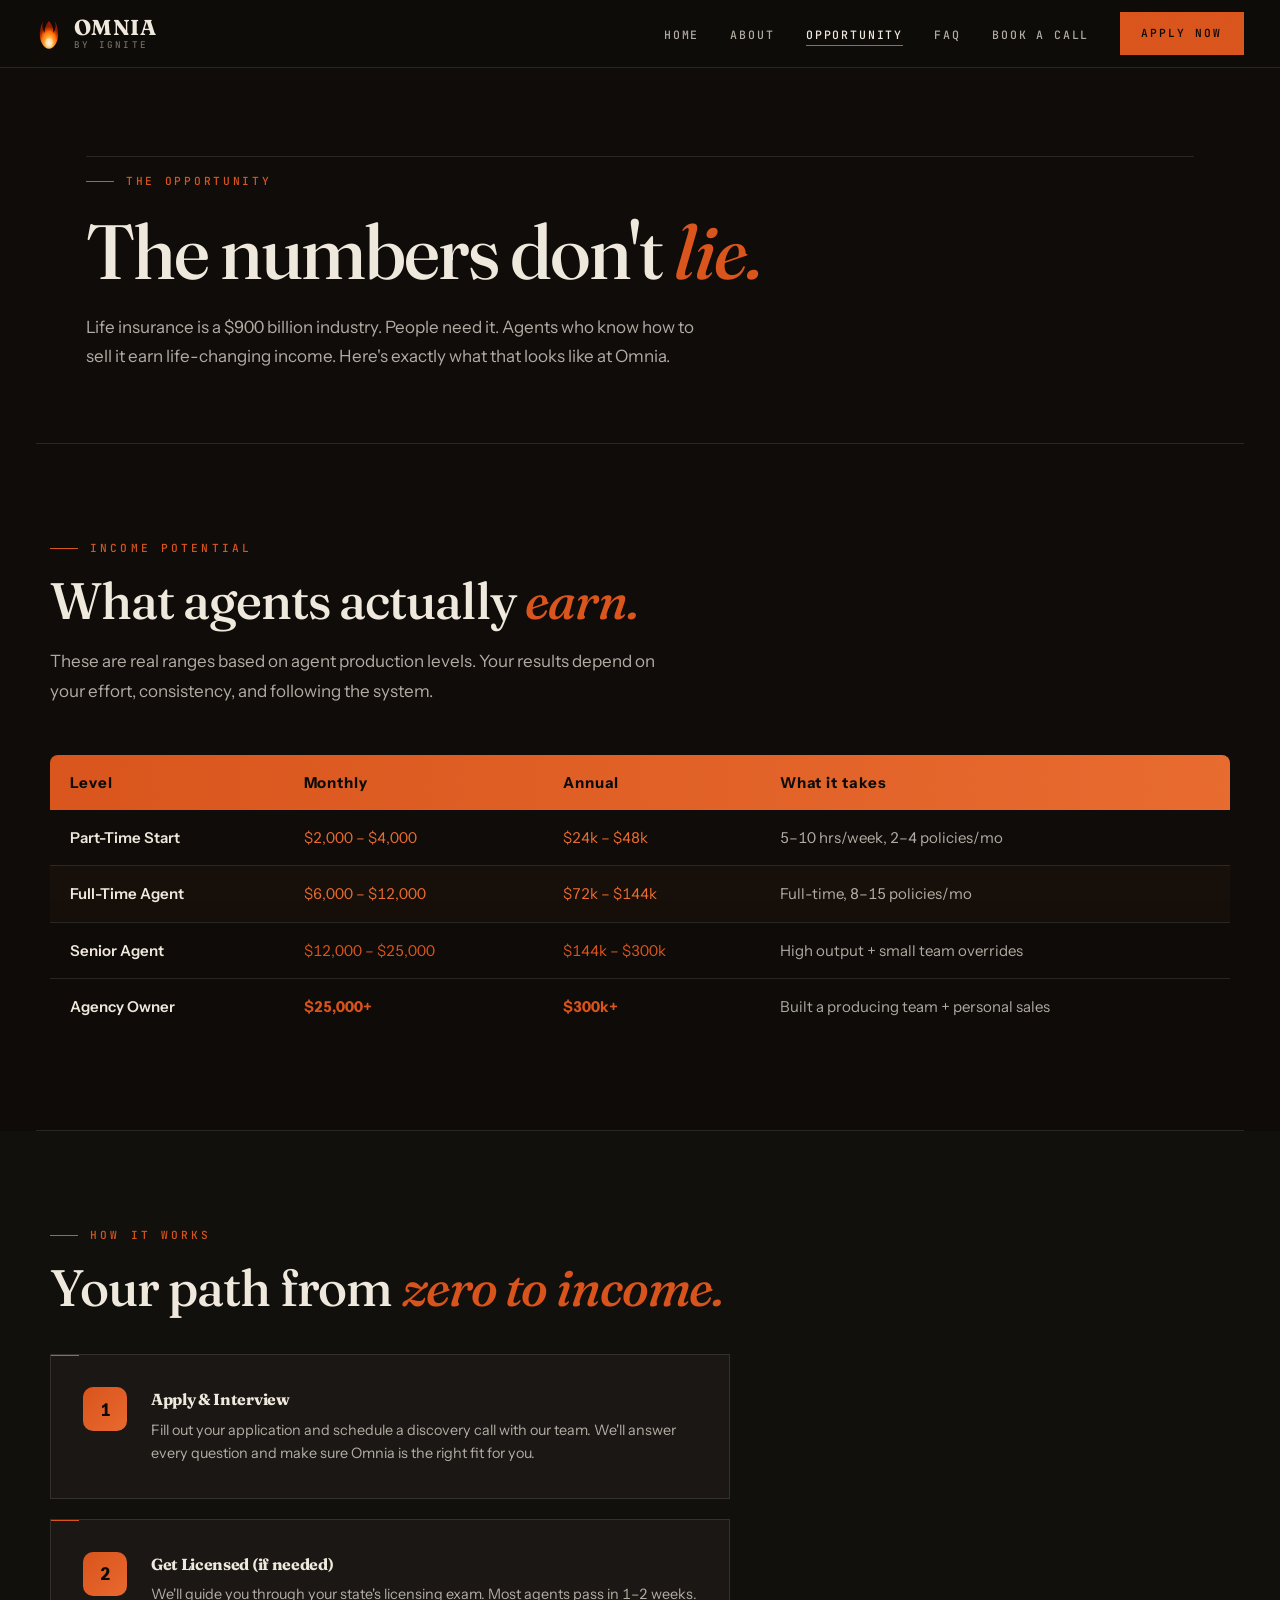
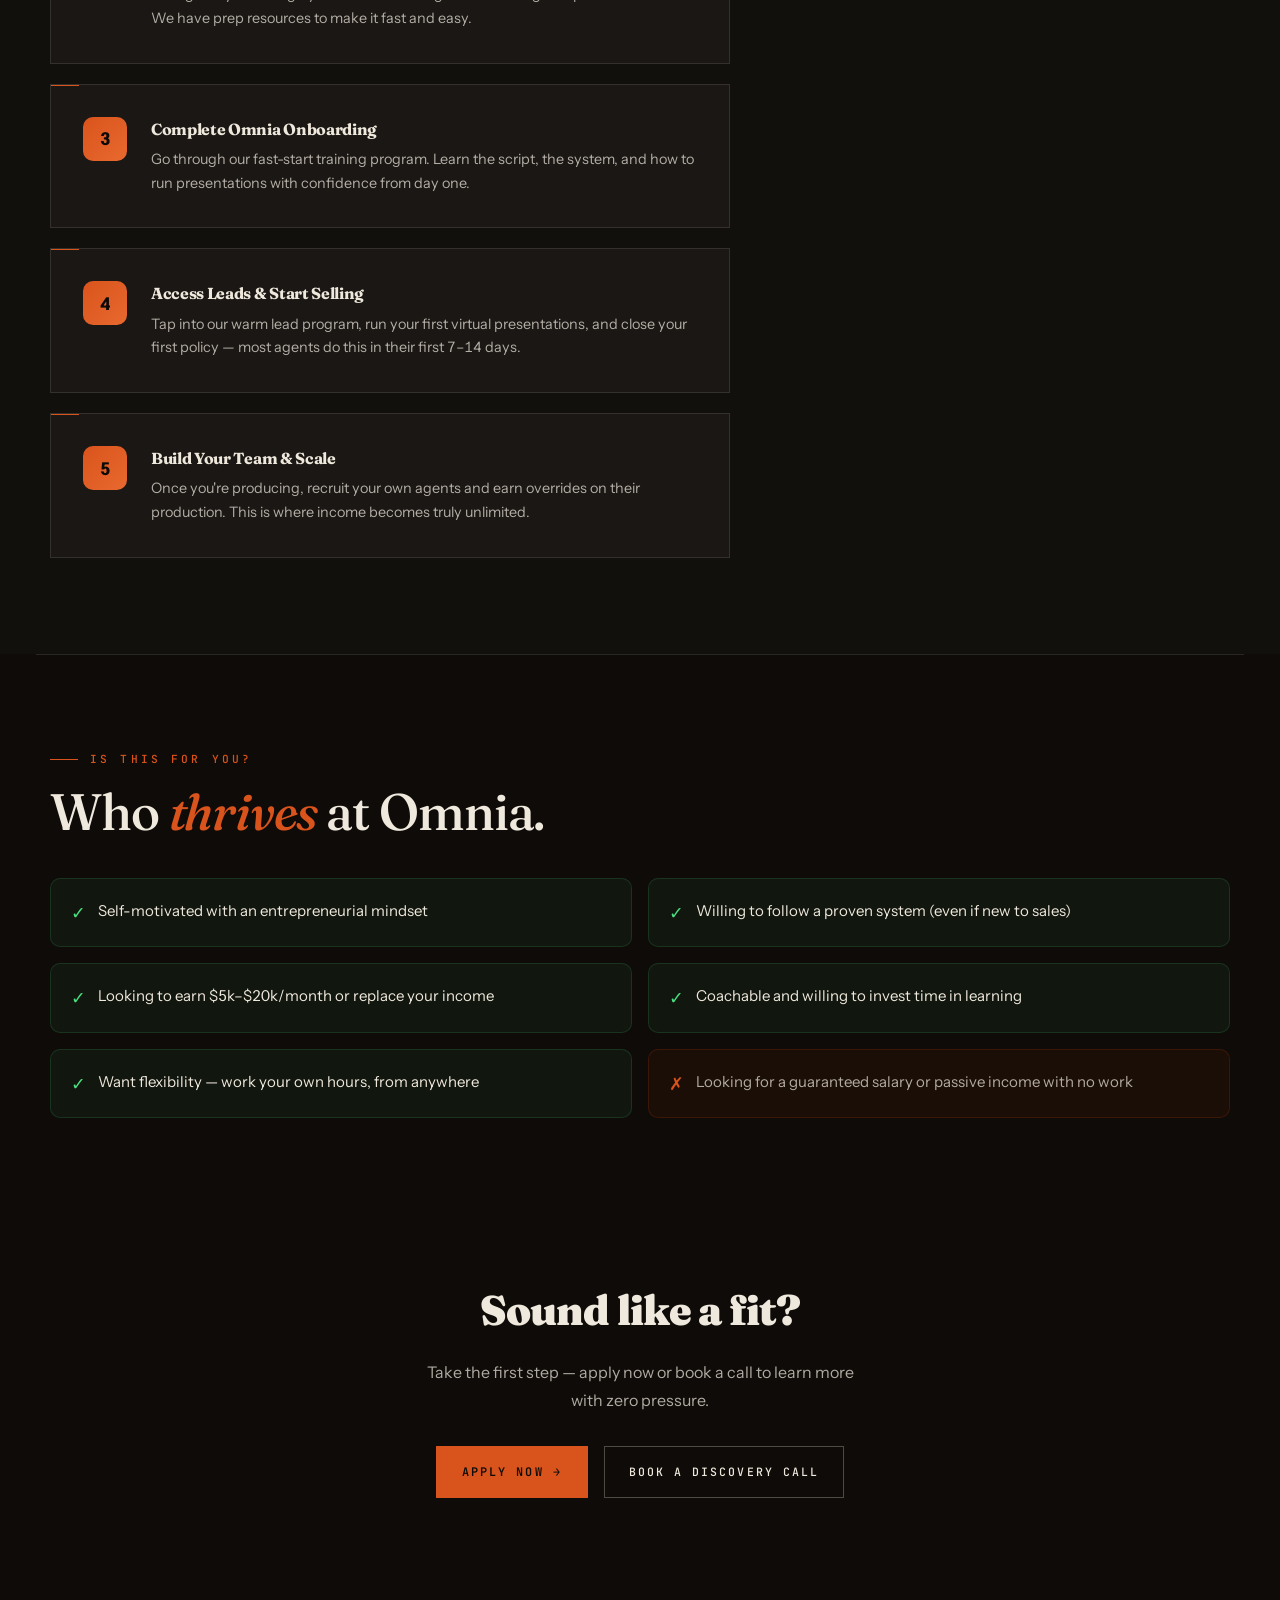
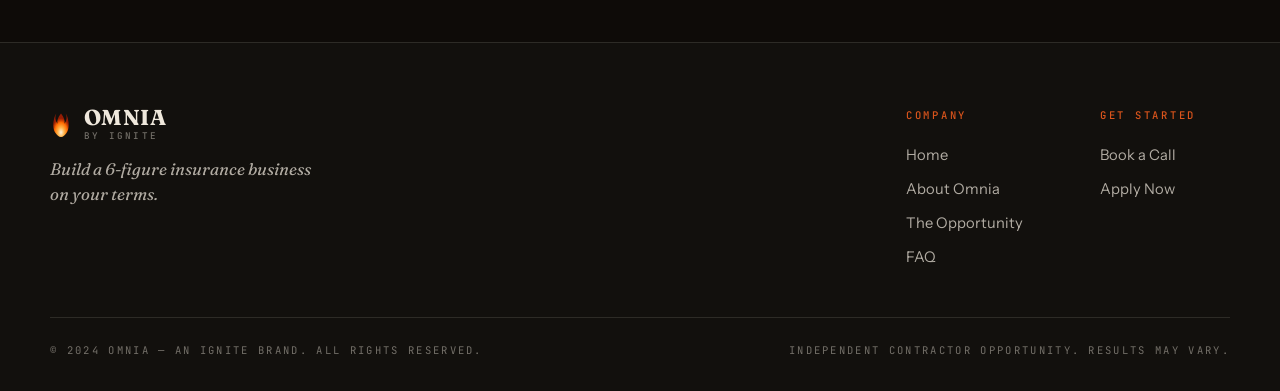
<file: opportunity.html>
<!DOCTYPE html>
<html lang="en">
<head>
  <meta charset="UTF-8"/>
  <meta name="viewport" content="width=device-width, initial-scale=1.0"/>
  <title>The Opportunity · Omnia by Ignite</title>
  <link rel="stylesheet" href="shared.css"/>
</head>
<body>
<div class="page-content">

  <div class="page-hero">
    <div class="page-hero-eyebrow">The Opportunity</div>
    <h1>The numbers don't <span class="ember-grad">lie.</span></h1>
    <p>Life insurance is a $900 billion industry. People need it. Agents who know how to sell it earn life-changing income. Here's exactly what that looks like at Omnia.</p>
  </div>

  <div class="divider"></div>

  <!-- INCOME TABLE -->
  <section class="section">
    <div class="section-inner">
      <div class="fade-up">
        <div class="section-label">Income Potential</div>
        <h2 class="section-title">What agents actually <span class="ember-grad">earn.</span></h2>
        <p class="section-sub">These are real ranges based on agent production levels. Your results depend on your effort, consistency, and following the system.</p>
      </div>
      <div class="fade-up" style="overflow-x:auto;margin-top:2rem;">
        <table style="width:100%;border-collapse:collapse;font-size:0.9375rem;">
          <thead>
            <tr style="background:linear-gradient(90deg,var(--ember),var(--amber));">
              <th style="padding:1rem 1.25rem;text-align:left;font-weight:700;color:#0c0a08;letter-spacing:0.06em;border-radius:8px 0 0 0;">Level</th>
              <th style="padding:1rem 1.25rem;text-align:left;font-weight:700;color:#0c0a08;letter-spacing:0.06em;">Monthly</th>
              <th style="padding:1rem 1.25rem;text-align:left;font-weight:700;color:#0c0a08;letter-spacing:0.06em;">Annual</th>
              <th style="padding:1rem 1.25rem;text-align:left;font-weight:700;color:#0c0a08;letter-spacing:0.06em;border-radius:0 8px 0 0;">What it takes</th>
            </tr>
          </thead>
          <tbody>
            <tr style="border-bottom:1px solid var(--border);">
              <td style="padding:1rem 1.25rem;font-weight:600;">Part-Time Start</td>
              <td style="padding:1rem 1.25rem;color:var(--amber);">$2,000 – $4,000</td>
              <td style="padding:1rem 1.25rem;color:var(--amber);">$24k – $48k</td>
              <td style="padding:1rem 1.25rem;color:var(--text-2);">5–10 hrs/week, 2–4 policies/mo</td>
            </tr>
            <tr style="border-bottom:1px solid var(--border);background:rgba(255,106,0,0.03);">
              <td style="padding:1rem 1.25rem;font-weight:600;">Full-Time Agent</td>
              <td style="padding:1rem 1.25rem;color:var(--amber);">$6,000 – $12,000</td>
              <td style="padding:1rem 1.25rem;color:var(--amber);">$72k – $144k</td>
              <td style="padding:1rem 1.25rem;color:var(--text-2);">Full-time, 8–15 policies/mo</td>
            </tr>
            <tr style="border-bottom:1px solid var(--border);">
              <td style="padding:1rem 1.25rem;font-weight:600;">Senior Agent</td>
              <td style="padding:1rem 1.25rem;color:var(--ember);">$12,000 – $25,000</td>
              <td style="padding:1rem 1.25rem;color:var(--ember);">$144k – $300k</td>
              <td style="padding:1rem 1.25rem;color:var(--text-2);">High output + small team overrides</td>
            </tr>
            <tr>
              <td style="padding:1rem 1.25rem;font-weight:600;">Agency Owner</td>
              <td style="padding:1rem 1.25rem;color:var(--ember);font-weight:700;">$25,000+</td>
              <td style="padding:1rem 1.25rem;color:var(--ember);font-weight:700;">$300k+</td>
              <td style="padding:1rem 1.25rem;color:var(--text-2);">Built a producing team + personal sales</td>
            </tr>
          </tbody>
        </table>
      </div>
    </div>
  </section>

  <div class="divider"></div>

  <!-- HOW IT WORKS -->
  <section class="section" style="background:var(--bg-2);">
    <div class="section-inner">
      <div class="fade-up">
        <div class="section-label">How It Works</div>
        <h2 class="section-title">Your path from <span class="ember-grad">zero to income.</span></h2>
      </div>
      <div style="margin-top:2.5rem;display:flex;flex-direction:column;gap:1.25rem;max-width:680px;">
        <div class="card fade-up" style="display:flex;gap:1.5rem;align-items:flex-start;">
          <div style="min-width:44px;height:44px;background:linear-gradient(135deg,var(--ember),var(--amber));border-radius:10px;display:flex;align-items:center;justify-content:center;font-weight:900;font-size:1.1rem;color:#0c0a08;flex-shrink:0;">1</div>
          <div>
            <h4 style="font-weight:700;margin-bottom:0.4rem;">Apply & Interview</h4>
            <p style="font-size:0.9rem;color:var(--text-2);line-height:1.65;">Fill out your application and schedule a discovery call with our team. We'll answer every question and make sure Omnia is the right fit for you.</p>
          </div>
        </div>
        <div class="card fade-up" data-delay="0.08" style="display:flex;gap:1.5rem;align-items:flex-start;">
          <div style="min-width:44px;height:44px;background:linear-gradient(135deg,var(--ember),var(--amber));border-radius:10px;display:flex;align-items:center;justify-content:center;font-weight:900;font-size:1.1rem;color:#0c0a08;flex-shrink:0;">2</div>
          <div>
            <h4 style="font-weight:700;margin-bottom:0.4rem;">Get Licensed (if needed)</h4>
            <p style="font-size:0.9rem;color:var(--text-2);line-height:1.65;">We'll guide you through your state's licensing exam. Most agents pass in 1–2 weeks. We have prep resources to make it fast and easy.</p>
          </div>
        </div>
        <div class="card fade-up" data-delay="0.16" style="display:flex;gap:1.5rem;align-items:flex-start;">
          <div style="min-width:44px;height:44px;background:linear-gradient(135deg,var(--ember),var(--amber));border-radius:10px;display:flex;align-items:center;justify-content:center;font-weight:900;font-size:1.1rem;color:#0c0a08;flex-shrink:0;">3</div>
          <div>
            <h4 style="font-weight:700;margin-bottom:0.4rem;">Complete Omnia Onboarding</h4>
            <p style="font-size:0.9rem;color:var(--text-2);line-height:1.65;">Go through our fast-start training program. Learn the script, the system, and how to run presentations with confidence from day one.</p>
          </div>
        </div>
        <div class="card fade-up" data-delay="0.24" style="display:flex;gap:1.5rem;align-items:flex-start;">
          <div style="min-width:44px;height:44px;background:linear-gradient(135deg,var(--ember),var(--amber));border-radius:10px;display:flex;align-items:center;justify-content:center;font-weight:900;font-size:1.1rem;color:#0c0a08;flex-shrink:0;">4</div>
          <div>
            <h4 style="font-weight:700;margin-bottom:0.4rem;">Access Leads & Start Selling</h4>
            <p style="font-size:0.9rem;color:var(--text-2);line-height:1.65;">Tap into our warm lead program, run your first virtual presentations, and close your first policy — most agents do this in their first 7–14 days.</p>
          </div>
        </div>
        <div class="card fade-up" data-delay="0.32" style="display:flex;gap:1.5rem;align-items:flex-start;">
          <div style="min-width:44px;height:44px;background:linear-gradient(135deg,var(--ember),var(--amber));border-radius:10px;display:flex;align-items:center;justify-content:center;font-weight:900;font-size:1.1rem;color:#0c0a08;flex-shrink:0;">5</div>
          <div>
            <h4 style="font-weight:700;margin-bottom:0.4rem;">Build Your Team & Scale</h4>
            <p style="font-size:0.9rem;color:var(--text-2);line-height:1.65;">Once you're producing, recruit your own agents and earn overrides on their production. This is where income becomes truly unlimited.</p>
          </div>
        </div>
      </div>
    </div>
  </section>

  <div class="divider"></div>

  <!-- WHO IS THIS FOR -->
  <section class="section">
    <div class="section-inner">
      <div class="fade-up">
        <div class="section-label">Is This For You?</div>
        <h2 class="section-title">Who <span class="ember-grad">thrives</span> at Omnia.</h2>
      </div>
      <div class="grid-2" style="margin-top:2.5rem;gap:1rem;">
        <div style="display:flex;align-items:flex-start;gap:12px;padding:1.25rem;border-radius:10px;background:rgba(74,222,128,0.05);border:1px solid rgba(74,222,128,0.15);">
          <span style="color:#4ade80;font-size:1.1rem;flex-shrink:0;">✓</span>
          <span style="font-size:0.9375rem;color:var(--text-1);">Self-motivated with an entrepreneurial mindset</span>
        </div>
        <div style="display:flex;align-items:flex-start;gap:12px;padding:1.25rem;border-radius:10px;background:rgba(74,222,128,0.05);border:1px solid rgba(74,222,128,0.15);">
          <span style="color:#4ade80;font-size:1.1rem;flex-shrink:0;">✓</span>
          <span style="font-size:0.9375rem;color:var(--text-1);">Willing to follow a proven system (even if new to sales)</span>
        </div>
        <div style="display:flex;align-items:flex-start;gap:12px;padding:1.25rem;border-radius:10px;background:rgba(74,222,128,0.05);border:1px solid rgba(74,222,128,0.15);">
          <span style="color:#4ade80;font-size:1.1rem;flex-shrink:0;">✓</span>
          <span style="font-size:0.9375rem;color:var(--text-1);">Looking to earn $5k–$20k/month or replace your income</span>
        </div>
        <div style="display:flex;align-items:flex-start;gap:12px;padding:1.25rem;border-radius:10px;background:rgba(74,222,128,0.05);border:1px solid rgba(74,222,128,0.15);">
          <span style="color:#4ade80;font-size:1.1rem;flex-shrink:0;">✓</span>
          <span style="font-size:0.9375rem;color:var(--text-1);">Coachable and willing to invest time in learning</span>
        </div>
        <div style="display:flex;align-items:flex-start;gap:12px;padding:1.25rem;border-radius:10px;background:rgba(74,222,128,0.05);border:1px solid rgba(74,222,128,0.15);">
          <span style="color:#4ade80;font-size:1.1rem;flex-shrink:0;">✓</span>
          <span style="font-size:0.9375rem;color:var(--text-1);">Want flexibility — work your own hours, from anywhere</span>
        </div>
        <div style="display:flex;align-items:flex-start;gap:12px;padding:1.25rem;border-radius:10px;background:rgba(255,77,0,0.05);border:1px solid rgba(255,77,0,0.15);">
          <span style="color:var(--ember);font-size:1.1rem;flex-shrink:0;">✗</span>
          <span style="font-size:0.9375rem;color:var(--text-2);">Looking for a guaranteed salary or passive income with no work</span>
        </div>
      </div>
    </div>
  </section>

  <!-- CTA -->
  <section style="padding:4rem 2.5rem;text-align:center;">
    <div class="fade-up">
      <h2 style="font-size:clamp(1.8rem,3.5vw,2.6rem);font-weight:900;letter-spacing:-0.02em;margin-bottom:1rem;">Sound like a fit?</h2>
      <p style="color:var(--text-2);max-width:40ch;margin:0 auto 2rem;line-height:1.75;">Take the first step — apply now or book a call to learn more with zero pressure.</p>
      <div style="display:flex;gap:1rem;justify-content:center;flex-wrap:wrap;">
        <a href="apply.html" class="btn-primary">Apply Now →</a>
        <a href="book.html" class="btn-outline">Book a Discovery Call</a>
      </div>
    </div>
  </section>

</div>
<script src="shared.js"></script>
<script>
  const observer = new IntersectionObserver((entries) => {
    entries.forEach(e => {
      if (e.isIntersecting) {
        const d = e.target.dataset.delay || 0;
        setTimeout(() => e.target.classList.add('visible'), d * 1000);
        observer.unobserve(e.target);
      }
    });
  }, { threshold: 0.1 });
  document.querySelectorAll('.fade-up').forEach(el => observer.observe(el));
</script>
</body>
</html>
</file>
<file: shared.css>
/* ── Omnia · Dark Editorial ─────────────────────────────────────────────
   Aesthetic: late-night reading room × trading terminal.
   Serif display · mono labels · hairline rules · ember as signal only.
   ───────────────────────────────────────────────────────────────────── */

@import url('https://fonts.googleapis.com/css2?family=Fraunces:ital,opsz,wght@0,9..144,400;0,9..144,500;0,9..144,600;0,9..144,700;0,9..144,900;1,9..144,500&family=Instrument+Sans:wght@400;500;600&family=JetBrains+Mono:wght@400;500;600&display=swap');

*, *::before, *::after { box-sizing: border-box; margin: 0; padding: 0; }

:root {
  /* signal */
  --ember:        #D9541C;
  --ember-hot:    #E8692F;
  --oxide:        #6B4226;
  /* surface */
  --ink:          #0E0B08;
  --ink-2:        #12100D;
  --steel:        #1A1714;
  --steel-2:      #221E19;
  /* type */
  --bone:         #EFE8DC;
  --bone-dim:     rgba(239,232,220,0.72);
  --bone-fade:    rgba(239,232,220,0.44);
  --bone-ghost:   rgba(239,232,220,0.22);
  /* rules */
  --hair:         rgba(239,232,220,0.12);
  --hair-strong:  rgba(239,232,220,0.28);
  /* motion */
  --ease:         cubic-bezier(0.22, 1, 0.36, 1);
  /* fonts */
  --f-display:    'Fraunces', 'Iowan Old Style', Georgia, serif;
  --f-body:       'Instrument Sans', ui-sans-serif, system-ui, sans-serif;
  --f-mono:       'JetBrains Mono', ui-monospace, 'SF Mono', Menlo, monospace;

  /* legacy aliases to keep existing markup intact */
  --amber:        var(--ember-hot);
  --amber-light:  var(--ember-hot);
  --bg:           var(--ink);
  --bg-2:         var(--ink-2);
  --bg-card:      var(--steel);
  --border:       var(--hair);
  --border-hover: var(--hair-strong);
  --text-1:       var(--bone);
  --text-2:       var(--bone-dim);
  --text-3:       var(--bone-fade);
}

html { scroll-behavior: smooth; font-size: 16px; }

body {
  background: var(--ink);
  color: var(--bone);
  font-family: var(--f-body);
  font-feature-settings: "ss01", "cv11", "tnum";
  font-variant-numeric: tabular-nums;
  line-height: 1.55;
  min-height: 100vh;
  -webkit-font-smoothing: antialiased;
  -moz-osx-font-smoothing: grayscale;
  position: relative;
}

/* subtle film grain for warmth */
body::before {
  content: "";
  position: fixed; inset: 0;
  pointer-events: none;
  z-index: 300;
  opacity: 0.045;
  mix-blend-mode: overlay;
  background-image: url("data:image/svg+xml;utf8,<svg xmlns='http://www.w3.org/2000/svg' width='160' height='160'><filter id='n'><feTurbulence type='fractalNoise' baseFrequency='0.9' numOctaves='2' stitchTiles='stitch'/><feColorMatrix values='0 0 0 0 1  0 0 0 0 1  0 0 0 0 1  0 0 0 0.7 0'/></filter><rect width='100%' height='100%' filter='url(%23n)'/></svg>");
}

::selection { background: var(--ember); color: var(--ink); }

/* ── NAV · masthead hairline ─────────────────────────────────────── */
#main-nav {
  position: fixed;
  top: 0; left: 0; right: 0;
  z-index: 200;
  height: 68px;
  display: flex;
  align-items: center;
  justify-content: space-between;
  padding: 0 2.25rem;
  background: rgba(14,11,8,0.82);
  backdrop-filter: blur(14px) saturate(120%);
  -webkit-backdrop-filter: blur(14px) saturate(120%);
  border-bottom: 1px solid var(--hair);
}

.nav-logo { display: flex; align-items: center; gap: 12px; text-decoration: none; }
.nav-logo-wrap {
  display: flex;
  flex-direction: column;
  align-items: flex-start;
  line-height: 1;
  gap: 3px;
}
.nav-logo-text {
  font-family: var(--f-display);
  font-weight: 700;
  font-size: 1.35rem;
  letter-spacing: 0.02em;
  color: var(--bone);
  -webkit-text-fill-color: currentColor;
  background: none;
}
.nav-logo-parent {
  font-family: var(--f-mono);
  font-size: 0.58rem;
  font-weight: 500;
  letter-spacing: 0.24em;
  text-transform: uppercase;
  color: var(--bone-fade);
  opacity: 1;
  font-style: normal;
}

.nav-links { display: flex; align-items: center; gap: 0.15rem; list-style: none; }
.nav-link {
  position: relative;
  color: var(--bone-dim);
  text-decoration: none;
  font-family: var(--f-mono);
  font-size: 0.72rem;
  font-weight: 500;
  letter-spacing: 0.16em;
  text-transform: uppercase;
  padding: 0.55rem 0.9rem;
  border-radius: 0;
  transition: color 0.2s ease;
}
.nav-link::after {
  content: "";
  position: absolute;
  left: 0.9rem; right: 0.9rem; bottom: 0.3rem;
  height: 1px;
  background: var(--ember);
  transform: scaleX(0);
  transform-origin: left;
  transition: transform 0.35s var(--ease);
}
.nav-link:hover { color: var(--bone); background: transparent; }
.nav-link:hover::after,
.nav-link.active::after { transform: scaleX(1); }
.nav-link.active { color: var(--bone); }

.nav-cta {
  display: inline-flex;
  align-items: center;
  gap: 8px;
  background: var(--ember);
  color: var(--ink);
  font-family: var(--f-mono);
  font-weight: 600;
  font-size: 0.7rem;
  letter-spacing: 0.18em;
  text-transform: uppercase;
  padding: 0.78rem 1.35rem;
  border-radius: 0;
  text-decoration: none;
  margin-left: 0.85rem;
  box-shadow: none;
  transition: background 0.25s var(--ease), color 0.25s var(--ease);
}
.nav-cta:hover { background: var(--bone); color: var(--ink); transform: none; }
.nav-cta.active { box-shadow: inset 0 0 0 1px var(--ink); }

/* hamburger */
.nav-hamburger {
  display: none;
  flex-direction: column;
  justify-content: center;
  gap: 5px;
  background: none;
  border: none;
  cursor: pointer;
  padding: 6px;
}
.nav-hamburger span {
  display: block;
  width: 22px; height: 1.5px;
  background: var(--bone);
  border-radius: 0;
  transition: all 0.3s var(--ease);
}
.nav-hamburger.open span:nth-child(1) { transform: translateY(7px) rotate(45deg); }
.nav-hamburger.open span:nth-child(2) { opacity: 0; }
.nav-hamburger.open span:nth-child(3) { transform: translateY(-7px) rotate(-45deg); }

@media (max-width: 820px) {
  #main-nav { padding: 0 1.1rem; height: 60px; }
  .nav-hamburger { display: flex; }
  .nav-links {
    display: none;
    position: absolute;
    top: 60px; left: 0; right: 0;
    flex-direction: column;
    align-items: stretch;
    background: rgba(14,11,8,0.98);
    border-bottom: 1px solid var(--hair);
    padding: 1rem 1.1rem 1.5rem;
    gap: 0.15rem;
  }
  .nav-links.open { display: flex; }
  .nav-cta { text-align: center; justify-content: center; margin-left: 0; margin-top: 0.65rem; }
}

/* ── PAGE SHELL ────────────────────────────────────────────────────── */
.page-content { padding-top: 68px; }

/* ── HERO · editorial left-align, no glow orbs ───────────────────── */
.page-hero {
  padding: 6rem 2.25rem 4.5rem;
  text-align: left;
  position: relative;
  overflow: hidden;
  max-width: 1180px;
  margin: 0 auto;
}
.page-hero::before {
  content: "";
  position: absolute;
  left: 2.25rem; right: 2.25rem; top: 5.5rem;
  height: 1px;
  background: var(--hair);
  pointer-events: none;
}
.page-hero-eyebrow {
  display: inline-flex;
  align-items: center;
  gap: 12px;
  font-family: var(--f-mono);
  font-size: 0.7rem;
  font-weight: 500;
  letter-spacing: 0.24em;
  text-transform: uppercase;
  color: var(--ember);
  margin-bottom: 1.5rem;
}
.page-hero-eyebrow::before {
  content: "";
  display: block;
  width: 28px; height: 1px;
  background: var(--ember);
}
.page-hero-eyebrow::after { display: none; }
.page-hero h1 {
  font-family: var(--f-display);
  font-size: clamp(2.6rem, 6vw, 4.8rem);
  font-weight: 500;
  line-height: 0.98;
  letter-spacing: -0.025em;
  margin-bottom: 1.5rem;
  color: var(--bone);
  max-width: 20ch;
}
.page-hero p {
  font-family: var(--f-body);
  font-size: 1.0625rem;
  color: var(--bone-dim);
  max-width: 56ch;
  margin: 0;
  line-height: 1.7;
}
/* ember-grad = serif italic ember signal word */
.ember-grad {
  background: none;
  -webkit-background-clip: unset;
  -webkit-text-fill-color: currentColor;
  background-clip: unset;
  color: var(--ember);
  font-family: var(--f-display);
  font-style: italic;
  font-weight: 500;
}

/* ── BUTTONS · squared, decisive ─────────────────────────────────── */
.btn-primary {
  display: inline-flex;
  align-items: center;
  gap: 10px;
  background: var(--ember);
  color: var(--ink);
  font-family: var(--f-mono);
  font-weight: 600;
  font-size: 0.74rem;
  letter-spacing: 0.18em;
  text-transform: uppercase;
  padding: 1rem 1.6rem;
  border-radius: 0;
  text-decoration: none;
  border: none;
  cursor: pointer;
  transition: background 0.25s var(--ease), color 0.25s var(--ease), transform 0.25s var(--ease);
}
.btn-primary:hover {
  background: var(--bone);
  color: var(--ink);
  transform: translateY(-1px);
  box-shadow: none;
}
.btn-outline {
  display: inline-flex;
  align-items: center;
  gap: 10px;
  background: transparent;
  color: var(--bone);
  font-family: var(--f-mono);
  font-weight: 500;
  font-size: 0.72rem;
  letter-spacing: 0.18em;
  text-transform: uppercase;
  padding: 1rem 1.5rem;
  border-radius: 0;
  border: 1px solid var(--hair-strong);
  text-decoration: none;
  cursor: pointer;
  transition: border-color 0.25s ease, color 0.25s ease, background 0.25s ease;
}
.btn-outline:hover {
  background: transparent;
  border-color: var(--ember);
  color: var(--ember);
}

/* ── CARDS · quiet, hairline, draw-line hover ────────────────────── */
.card {
  background: var(--steel);
  border: 1px solid var(--hair);
  border-radius: 0;
  padding: 2rem;
  position: relative;
  transition: border-color 0.3s ease, transform 0.4s var(--ease), background 0.3s ease;
}
.card::before {
  content: "";
  position: absolute;
  top: 0; left: 0;
  width: 28px; height: 1px;
  background: var(--ember);
  transition: width 0.5s var(--ease);
}
.card:hover {
  border-color: var(--hair-strong);
  transform: translateY(-2px);
  box-shadow: none;
  background: var(--steel-2);
}
.card:hover::before { width: 64px; }
.card-icon {
  width: 40px; height: 40px;
  border-radius: 0;
  background: transparent;
  border: 1px solid var(--hair-strong);
  display: flex; align-items: center; justify-content: center;
  font-family: var(--f-mono);
  font-size: 0.78rem;
  letter-spacing: 0.08em;
  color: var(--ember);
  margin-bottom: 1.25rem;
}

/* ── SECTION LAYOUTS ───────────────────────────────────────────────── */
.section { padding: 6rem 2.25rem; position: relative; }
.section-inner { max-width: 1180px; margin: 0 auto; }
.section-label {
  font-family: var(--f-mono);
  font-size: 0.7rem;
  font-weight: 500;
  letter-spacing: 0.28em;
  text-transform: uppercase;
  color: var(--ember);
  margin-bottom: 1.1rem;
  display: flex;
  align-items: center;
  gap: 12px;
}
.section-label::before {
  content: "";
  display: block;
  width: 28px; height: 1px;
  background: var(--ember);
  opacity: 1;
}
.section-title {
  font-family: var(--f-display);
  font-size: clamp(2rem, 4vw, 3.2rem);
  font-weight: 500;
  letter-spacing: -0.022em;
  line-height: 1.02;
  margin-bottom: 1.25rem;
  color: var(--bone);
  max-width: 22ch;
}
.section-sub {
  font-size: 1.0625rem;
  color: var(--bone-dim);
  max-width: 58ch;
  line-height: 1.75;
  margin-bottom: 3rem;
}
.grid-2 { display: grid; grid-template-columns: repeat(2, 1fr); gap: 1.25rem; }
.grid-3 { display: grid; grid-template-columns: repeat(3, 1fr); gap: 1.25rem; }
.grid-4 { display: grid; grid-template-columns: repeat(4, 1fr); gap: 1.25rem; }
@media (max-width: 900px) {
  .grid-3, .grid-4 { grid-template-columns: repeat(2, 1fr); }
  .section { padding: 4rem 1.25rem; }
  .page-hero { padding: 4rem 1.25rem 3rem; }
  .page-hero::before { left: 1.25rem; right: 1.25rem; top: 3.5rem; }
}
@media (max-width: 600px) {
  .grid-2, .grid-3, .grid-4 { grid-template-columns: 1fr; }
}

/* asymmetric editorial two-column */
.col-asym {
  display: grid;
  grid-template-columns: minmax(0, 1fr) minmax(0, 1.6fr);
  gap: 4rem;
  align-items: start;
}
@media (max-width: 900px) {
  .col-asym { grid-template-columns: 1fr; gap: 2rem; }
}

/* ── DIVIDER · hairline ───────────────────────────────────────────── */
.divider {
  height: 1px;
  background: var(--hair);
  margin: 0 2.25rem;
}

/* ── STAT BAR · terminal ticker ──────────────────────────────────── */
.stat-bar {
  display: flex;
  justify-content: flex-start;
  gap: 3.5rem;
  flex-wrap: wrap;
  padding: 2rem 2.25rem;
  border-top: 1px solid var(--hair);
  border-bottom: 1px solid var(--hair);
  max-width: 1180px;
  margin: 0 auto;
  font-variant-numeric: tabular-nums;
}
.stat-num {
  font-family: var(--f-display);
  font-size: 2.4rem;
  font-weight: 500;
  letter-spacing: -0.02em;
  color: var(--bone);
  -webkit-text-fill-color: currentColor;
  background: none;
  line-height: 1;
}
.stat-label {
  font-family: var(--f-mono);
  font-size: 0.66rem;
  font-weight: 500;
  letter-spacing: 0.22em;
  text-transform: uppercase;
  color: var(--bone-fade);
  margin-top: 8px;
}

/* ── FORM ELEMENTS · editorial questionnaire ─────────────────────── */
.form-group { display: flex; flex-direction: column; gap: 8px; }
.form-label {
  font-family: var(--f-mono);
  font-size: 0.66rem;
  font-weight: 500;
  letter-spacing: 0.24em;
  text-transform: uppercase;
  color: var(--bone-fade);
}
.form-input, .form-select, .form-textarea {
  background: transparent;
  border: 0;
  border-bottom: 1px solid var(--hair-strong);
  border-radius: 0;
  padding: 0.75rem 0.1rem;
  color: var(--bone);
  font-family: var(--f-body);
  font-size: 1rem;
  outline: none;
  transition: border-color 0.25s ease;
  width: 100%;
}
.form-input::placeholder, .form-textarea::placeholder { color: var(--bone-ghost); }
.form-input:focus, .form-select:focus, .form-textarea:focus {
  border-color: var(--ember);
}
.form-textarea { resize: vertical; min-height: 110px; padding-top: 0.85rem; }
.form-select {
  appearance: none;
  background-image: linear-gradient(45deg, transparent 50%, var(--bone-dim) 50%),
                    linear-gradient(135deg, var(--bone-dim) 50%, transparent 50%);
  background-position: right 4px center, right 10px center;
  background-size: 6px 6px, 6px 6px;
  background-repeat: no-repeat;
  padding-right: 1.5rem;
}
option { background: var(--ink); color: var(--bone); }

/* ── FOOTER · masthead ───────────────────────────────────────────── */
.site-footer {
  border-top: 1px solid var(--hair);
  padding: 4rem 2.25rem 2rem;
  margin-top: 5rem;
  background: var(--ink-2);
}
.footer-inner {
  max-width: 1180px;
  margin: 0 auto;
  display: flex;
  gap: 4rem;
  flex-wrap: wrap;
  margin-bottom: 3rem;
}
.footer-brand { flex: 1; min-width: 220px; }
.footer-tagline {
  font-family: var(--f-display);
  font-size: 1.05rem;
  font-style: italic;
  font-weight: 400;
  color: var(--bone-dim);
  line-height: 1.5;
  margin-top: 1rem;
  max-width: 30ch;
}
.footer-links-group { display: flex; gap: 4rem; flex-wrap: wrap; }
.footer-col {
  display: flex;
  flex-direction: column;
  gap: 0.7rem;
  min-width: 130px;
}
.footer-col-title {
  font-family: var(--f-mono);
  font-size: 0.66rem;
  font-weight: 500;
  letter-spacing: 0.26em;
  text-transform: uppercase;
  color: var(--ember);
  margin-bottom: 0.6rem;
}
.footer-col a {
  font-family: var(--f-body);
  font-size: 0.92rem;
  color: var(--bone-dim);
  text-decoration: none;
  transition: color 0.2s ease;
  position: relative;
  width: fit-content;
}
.footer-col a::after {
  content: "";
  position: absolute;
  left: 0; bottom: -2px;
  height: 1px; width: 100%;
  background: var(--ember);
  transform: scaleX(0);
  transform-origin: left;
  transition: transform 0.3s var(--ease);
}
.footer-col a:hover { color: var(--bone); }
.footer-col a:hover::after { transform: scaleX(1); }
.footer-bottom {
  max-width: 1180px;
  margin: 0 auto;
  padding-top: 1.5rem;
  border-top: 1px solid var(--hair);
  display: flex;
  justify-content: space-between;
  flex-wrap: wrap;
  gap: 0.5rem;
  font-family: var(--f-mono);
  font-size: 0.66rem;
  color: var(--bone-fade);
  letter-spacing: 0.22em;
  text-transform: uppercase;
}

/* ── FADE-UP ──────────────────────────────────────────────────────── */
.fade-up {
  opacity: 0;
  transform: translateY(22px);
  transition: opacity 0.9s var(--ease), transform 0.9s var(--ease);
}
.fade-up.visible { opacity: 1; transform: translateY(0); }

/* ── BADGE · tag ─────────────────────────────────────────────────── */
.badge {
  display: inline-flex;
  align-items: center;
  gap: 6px;
  font-family: var(--f-mono);
  font-size: 0.62rem;
  font-weight: 500;
  letter-spacing: 0.22em;
  text-transform: uppercase;
  padding: 5px 10px;
  border-radius: 0;
  border: 1px solid var(--hair-strong);
}
.badge-ember { color: var(--ember); background: transparent; border-color: var(--ember); }
.badge-green { color: #9AB892; background: transparent; border-color: rgba(154,184,146,0.4); }

/* ── TYPOGRAPHY BASELINE ─────────────────────────────────────────── */
strong, b { color: var(--bone); font-weight: 600; }
em, i { font-family: var(--f-display); font-style: italic; }
h1, h2, h3, h4 { font-family: var(--f-display); font-weight: 500; letter-spacing: -0.02em; color: var(--bone); }
h3 { font-size: 1.35rem; line-height: 1.15; }
a { color: var(--bone); }

/* ── IMAGE PRIMITIVES ────────────────────────────────────────────── */
.editorial-img {
  display: block;
  width: 100%;
  height: auto;
  filter: grayscale(0.08) contrast(1.02) brightness(0.92) sepia(0.08);
  object-fit: cover;
}
.img-tone {
  position: relative;
  overflow: hidden;
  background: var(--steel);
}
.img-tone::after {
  content: "";
  position: absolute; inset: 0;
  background: linear-gradient(180deg, rgba(14,11,8,0.0) 55%, rgba(14,11,8,0.55) 100%);
  pointer-events: none;
}
.img-caption {
  font-family: var(--f-mono);
  font-size: 0.66rem;
  letter-spacing: 0.22em;
  text-transform: uppercase;
  color: var(--bone-fade);
  margin-top: 0.75rem;
}
</file>
